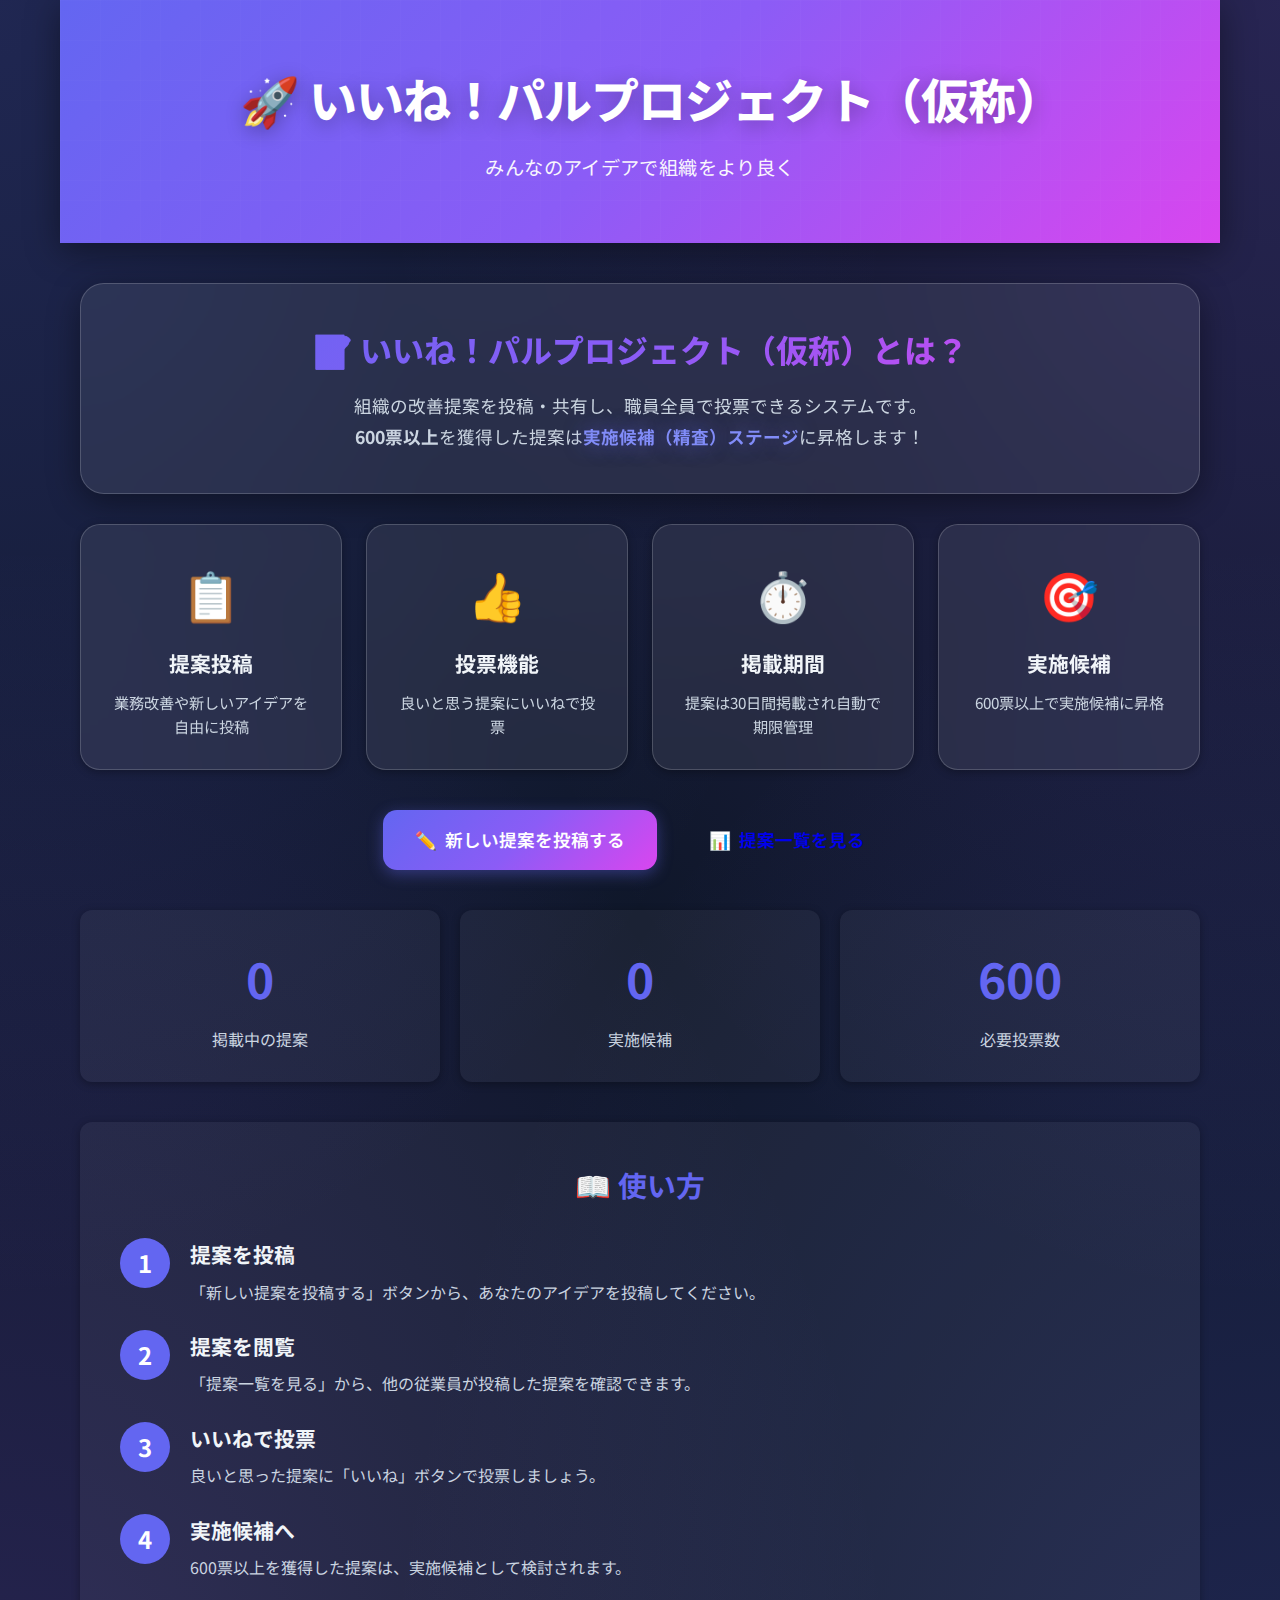
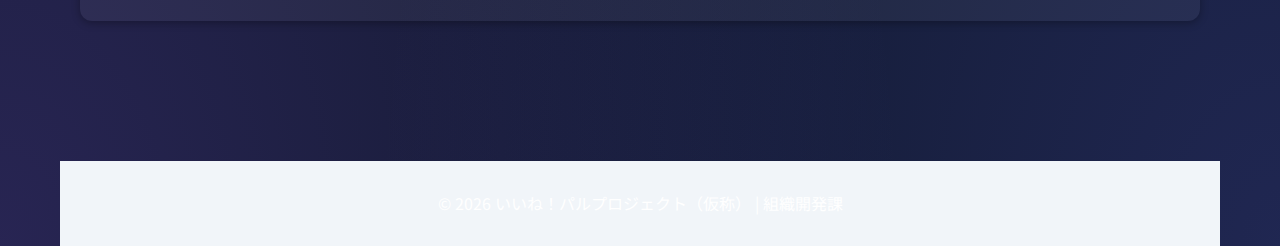
<file: index.html>
<!DOCTYPE html>
<html lang="ja">
<head>
    <meta charset="UTF-8">
    <meta name="viewport" content="width=device-width, initial-scale=1.0">
    <title>いいね！パルプロジェクト（仮称） - ホーム</title>
    <link rel="stylesheet" href="css/style.css">
    <link href="https://fonts.googleapis.com/css2?family=Noto+Sans+JP:wght@400;500;700&display=swap" rel="stylesheet">
</head>
<body>
    <div class="container">
        <!-- ヘッダー -->
        <header class="header">
            <div class="header-content">
                <h1 class="header-title">🚀 いいね！パルプロジェクト（仮称）</h1>
                <p class="header-subtitle">みんなのアイデアで組織をより良く</p>
            </div>
        </header>

        <!-- メインコンテンツ -->
        <main class="main-content">
            <!-- 説明セクション -->
            <section class="info-section">
                <div class="info-card">
                    <h2>📝 いいね！パルプロジェクト（仮称）とは？</h2>
                    <p>
                        組織の改善提案を投稿・共有し、職員全員で投票できるシステムです。<br>
                        <strong>600票以上</strong>を獲得した提案は<strong class="highlight">実施候補（精査）ステージ</strong>に昇格します！
                    </p>
                </div>

                <div class="info-grid">
                    <div class="info-item">
                        <div class="info-icon">📋</div>
                        <h3>提案投稿</h3>
                        <p>業務改善や新しいアイデアを自由に投稿</p>
                    </div>
                    <div class="info-item">
                        <div class="info-icon">👍</div>
                        <h3>投票機能</h3>
                        <p>良いと思う提案にいいねで投票</p>
                    </div>
                    <div class="info-item">
                        <div class="info-icon">⏱️</div>
                        <h3>掲載期間</h3>
                        <p>提案は30日間掲載され自動で期限管理</p>
                    </div>
                    <div class="info-item">
                        <div class="info-icon">🎯</div>
                        <h3>実施候補</h3>
                        <p>600票以上で実施候補に昇格</p>
                    </div>
                </div>
            </section>

            <!-- アクションボタン -->
            <section class="action-section">
                <a href="submit.html" class="btn btn-primary btn-large">
                    <span class="btn-icon">✏️</span>
                    新しい提案を投稿する
                </a>
                <a href="proposals.html" class="btn btn-secondary btn-large">
                    <span class="btn-icon">📊</span>
                    提案一覧を見る
                </a>
            </section>

            <!-- 統計情報 -->
            <section class="stats-section">
                <div class="stats-grid">
                    <div class="stat-card">
                        <div class="stat-number" id="totalProposals">-</div>
                        <div class="stat-label">掲載中の提案</div>
                    </div>
                    <div class="stat-card">
                        <div class="stat-number" id="candidateProposals">-</div>
                        <div class="stat-label">実施候補</div>
                    </div>
                    <div class="stat-card">
                        <div class="stat-number">600</div>
                        <div class="stat-label">必要投票数</div>
                    </div>
                </div>
            </section>

            <!-- 使い方 -->
            <section class="howto-section">
                <h2>📖 使い方</h2>
                <div class="howto-steps">
                    <div class="step">
                        <div class="step-number">1</div>
                        <div class="step-content">
                            <h3>提案を投稿</h3>
                            <p>「新しい提案を投稿する」ボタンから、あなたのアイデアを投稿してください。</p>
                        </div>
                    </div>
                    <div class="step">
                        <div class="step-number">2</div>
                        <div class="step-content">
                            <h3>提案を閲覧</h3>
                            <p>「提案一覧を見る」から、他の従業員が投稿した提案を確認できます。</p>
                        </div>
                    </div>
                    <div class="step">
                        <div class="step-number">3</div>
                        <div class="step-content">
                            <h3>いいねで投票</h3>
                            <p>良いと思った提案に「いいね」ボタンで投票しましょう。</p>
                        </div>
                    </div>
                    <div class="step">
                        <div class="step-number">4</div>
                        <div class="step-content">
                            <h3>実施候補へ</h3>
                            <p>600票以上を獲得した提案は、実施候補として検討されます。</p>
                        </div>
                    </div>
                </div>
            </section>
        </main>

        <!-- フッター -->
        <footer class="footer">
            <p>&copy; 2026 いいね！パルプロジェクト（仮称） | 組織開発課</p>
        </footer>
    </div>

    <script src="js/config.js"></script>
    <script src="js/api.js"></script>
    <script>
        // ページ読み込み時に統計情報を取得
        document.addEventListener('DOMContentLoaded', async () => {
            try {
                const data = await getProposals();
                const proposals = data.proposals || [];
                
                // 掲載中の提案数
                const activeProposals = proposals.filter(p => p.status === '掲載中' || p.status === '実施候補');
                document.getElementById('totalProposals').textContent = activeProposals.length;
                
                // 実施候補数
                const candidates = proposals.filter(p => p.status === '実施候補');
                document.getElementById('candidateProposals').textContent = candidates.length;
            } catch (error) {
                console.error('統計情報の取得に失敗:', error);
                document.getElementById('totalProposals').textContent = '0';
                document.getElementById('candidateProposals').textContent = '0';
            }
        });
    </script>
</body>
</html>
</file>
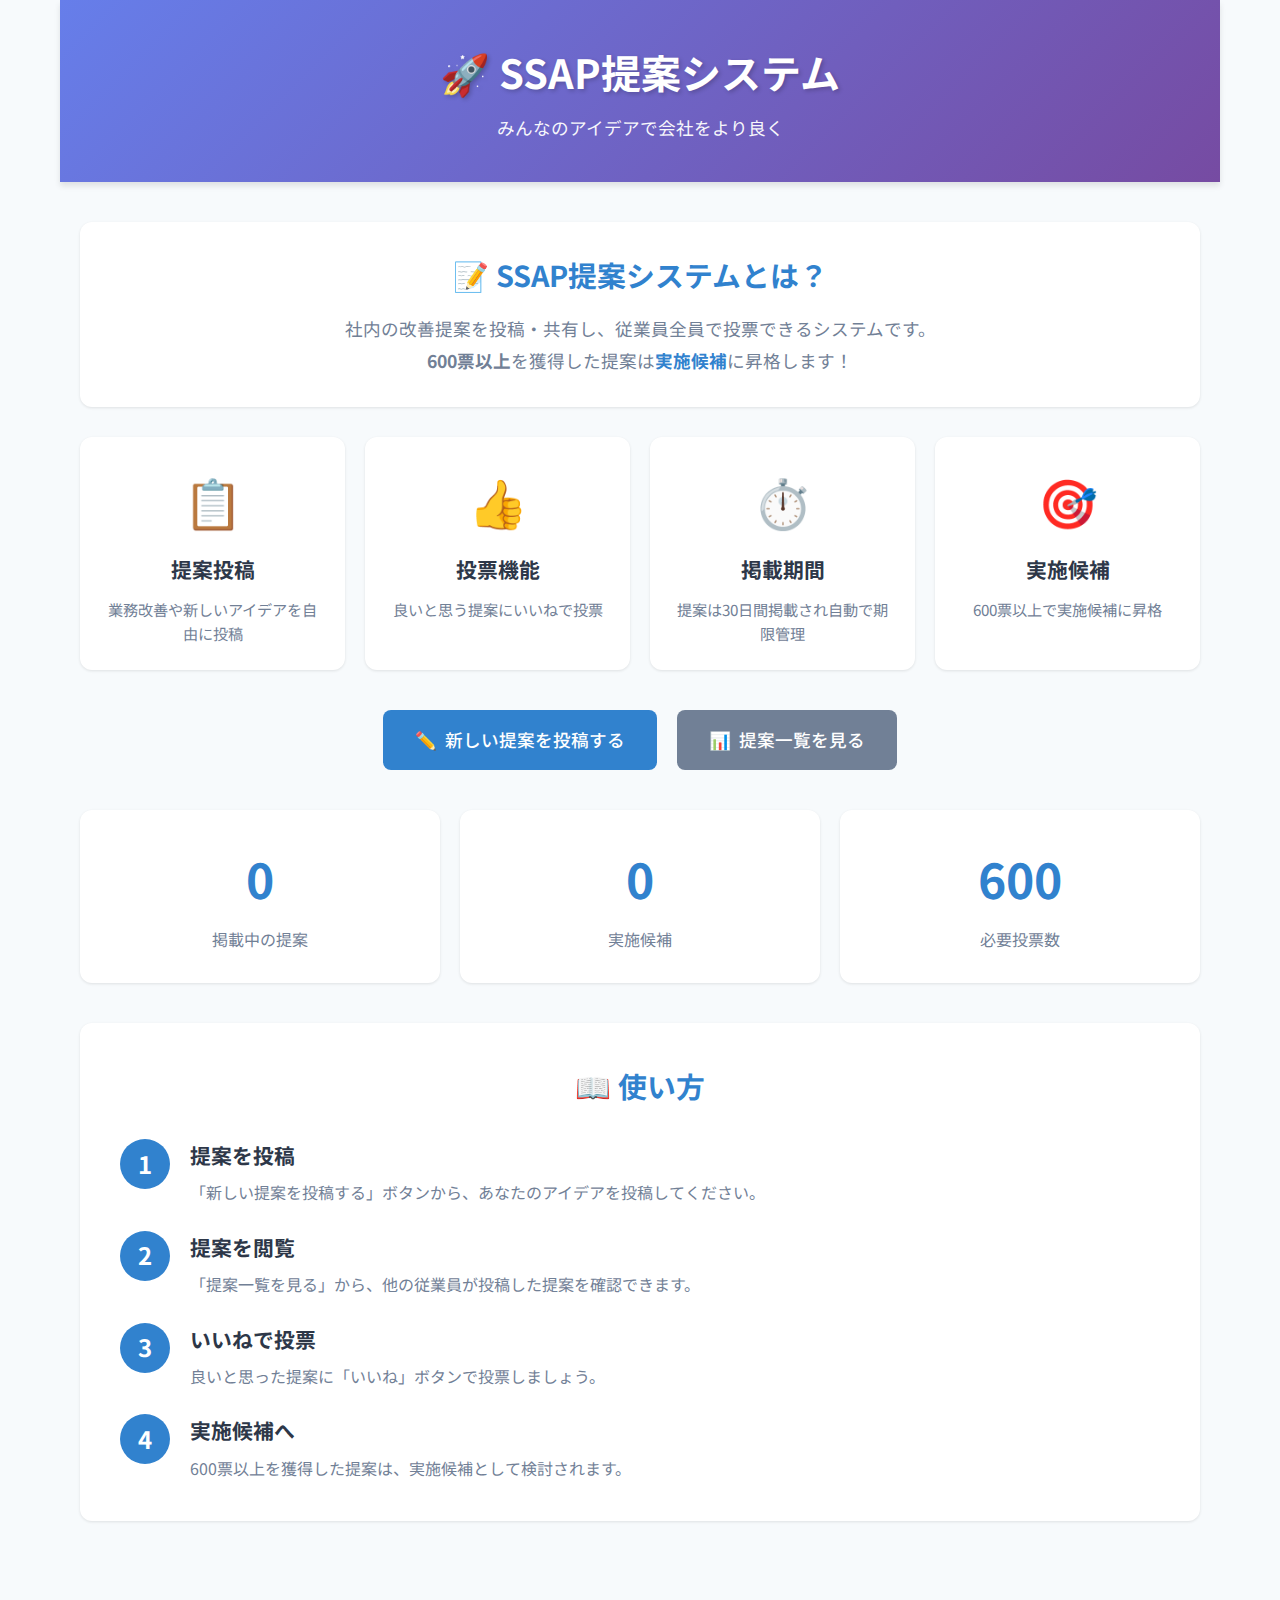
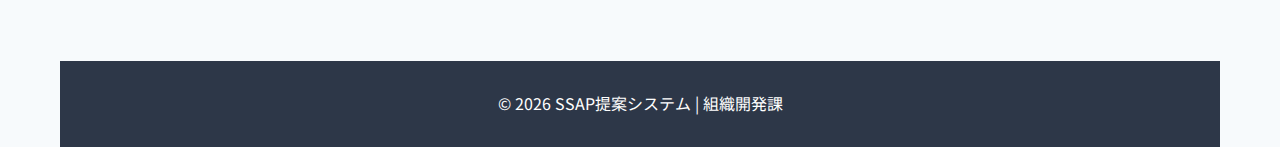
<file: ssap_proposal_system/index.html>
<!DOCTYPE html>
<html lang="ja">
<head>
    <meta charset="UTF-8">
    <meta name="viewport" content="width=device-width, initial-scale=1.0">
    <title>SSAP提案システム - ホーム</title>
    <link rel="stylesheet" href="css/style.css">
    <link href="https://fonts.googleapis.com/css2?family=Noto+Sans+JP:wght@400;500;700&display=swap" rel="stylesheet">
</head>
<body>
    <div class="container">
        <!-- ヘッダー -->
        <header class="header">
            <div class="header-content">
                <h1 class="header-title">🚀 SSAP提案システム</h1>
                <p class="header-subtitle">みんなのアイデアで会社をより良く</p>
            </div>
        </header>

        <!-- メインコンテンツ -->
        <main class="main-content">
            <!-- 説明セクション -->
            <section class="info-section">
                <div class="info-card">
                    <h2>📝 SSAP提案システムとは？</h2>
                    <p>
                        社内の改善提案を投稿・共有し、従業員全員で投票できるシステムです。<br>
                        <strong>600票以上</strong>を獲得した提案は<strong class="highlight">実施候補</strong>に昇格します！
                    </p>
                </div>

                <div class="info-grid">
                    <div class="info-item">
                        <div class="info-icon">📋</div>
                        <h3>提案投稿</h3>
                        <p>業務改善や新しいアイデアを自由に投稿</p>
                    </div>
                    <div class="info-item">
                        <div class="info-icon">👍</div>
                        <h3>投票機能</h3>
                        <p>良いと思う提案にいいねで投票</p>
                    </div>
                    <div class="info-item">
                        <div class="info-icon">⏱️</div>
                        <h3>掲載期間</h3>
                        <p>提案は30日間掲載され自動で期限管理</p>
                    </div>
                    <div class="info-item">
                        <div class="info-icon">🎯</div>
                        <h3>実施候補</h3>
                        <p>600票以上で実施候補に昇格</p>
                    </div>
                </div>
            </section>

            <!-- アクションボタン -->
            <section class="action-section">
                <a href="submit.html" class="btn btn-primary btn-large">
                    <span class="btn-icon">✏️</span>
                    新しい提案を投稿する
                </a>
                <a href="proposals.html" class="btn btn-secondary btn-large">
                    <span class="btn-icon">📊</span>
                    提案一覧を見る
                </a>
            </section>

            <!-- 統計情報 -->
            <section class="stats-section">
                <div class="stats-grid">
                    <div class="stat-card">
                        <div class="stat-number" id="totalProposals">-</div>
                        <div class="stat-label">掲載中の提案</div>
                    </div>
                    <div class="stat-card">
                        <div class="stat-number" id="candidateProposals">-</div>
                        <div class="stat-label">実施候補</div>
                    </div>
                    <div class="stat-card">
                        <div class="stat-number">600</div>
                        <div class="stat-label">必要投票数</div>
                    </div>
                </div>
            </section>

            <!-- 使い方 -->
            <section class="howto-section">
                <h2>📖 使い方</h2>
                <div class="howto-steps">
                    <div class="step">
                        <div class="step-number">1</div>
                        <div class="step-content">
                            <h3>提案を投稿</h3>
                            <p>「新しい提案を投稿する」ボタンから、あなたのアイデアを投稿してください。</p>
                        </div>
                    </div>
                    <div class="step">
                        <div class="step-number">2</div>
                        <div class="step-content">
                            <h3>提案を閲覧</h3>
                            <p>「提案一覧を見る」から、他の従業員が投稿した提案を確認できます。</p>
                        </div>
                    </div>
                    <div class="step">
                        <div class="step-number">3</div>
                        <div class="step-content">
                            <h3>いいねで投票</h3>
                            <p>良いと思った提案に「いいね」ボタンで投票しましょう。</p>
                        </div>
                    </div>
                    <div class="step">
                        <div class="step-number">4</div>
                        <div class="step-content">
                            <h3>実施候補へ</h3>
                            <p>600票以上を獲得した提案は、実施候補として検討されます。</p>
                        </div>
                    </div>
                </div>
            </section>
        </main>

        <!-- フッター -->
        <footer class="footer">
            <p>&copy; 2026 SSAP提案システム | 組織開発課</p>
        </footer>
    </div>

    <script src="js/config.js"></script>
    <script src="js/api.js"></script>
    <script>
        // ページ読み込み時に統計情報を取得
        document.addEventListener('DOMContentLoaded', async () => {
            try {
                const data = await getProposals();
                const proposals = data.proposals || [];
                
                // 掲載中の提案数
                const activeProposals = proposals.filter(p => p.status === '掲載中' || p.status === '実施候補');
                document.getElementById('totalProposals').textContent = activeProposals.length;
                
                // 実施候補数
                const candidates = proposals.filter(p => p.status === '実施候補');
                document.getElementById('candidateProposals').textContent = candidates.length;
            } catch (error) {
                console.error('統計情報の取得に失敗:', error);
                document.getElementById('totalProposals').textContent = '0';
                document.getElementById('candidateProposals').textContent = '0';
            }
        });
    </script>
</body>
</html>
</file>
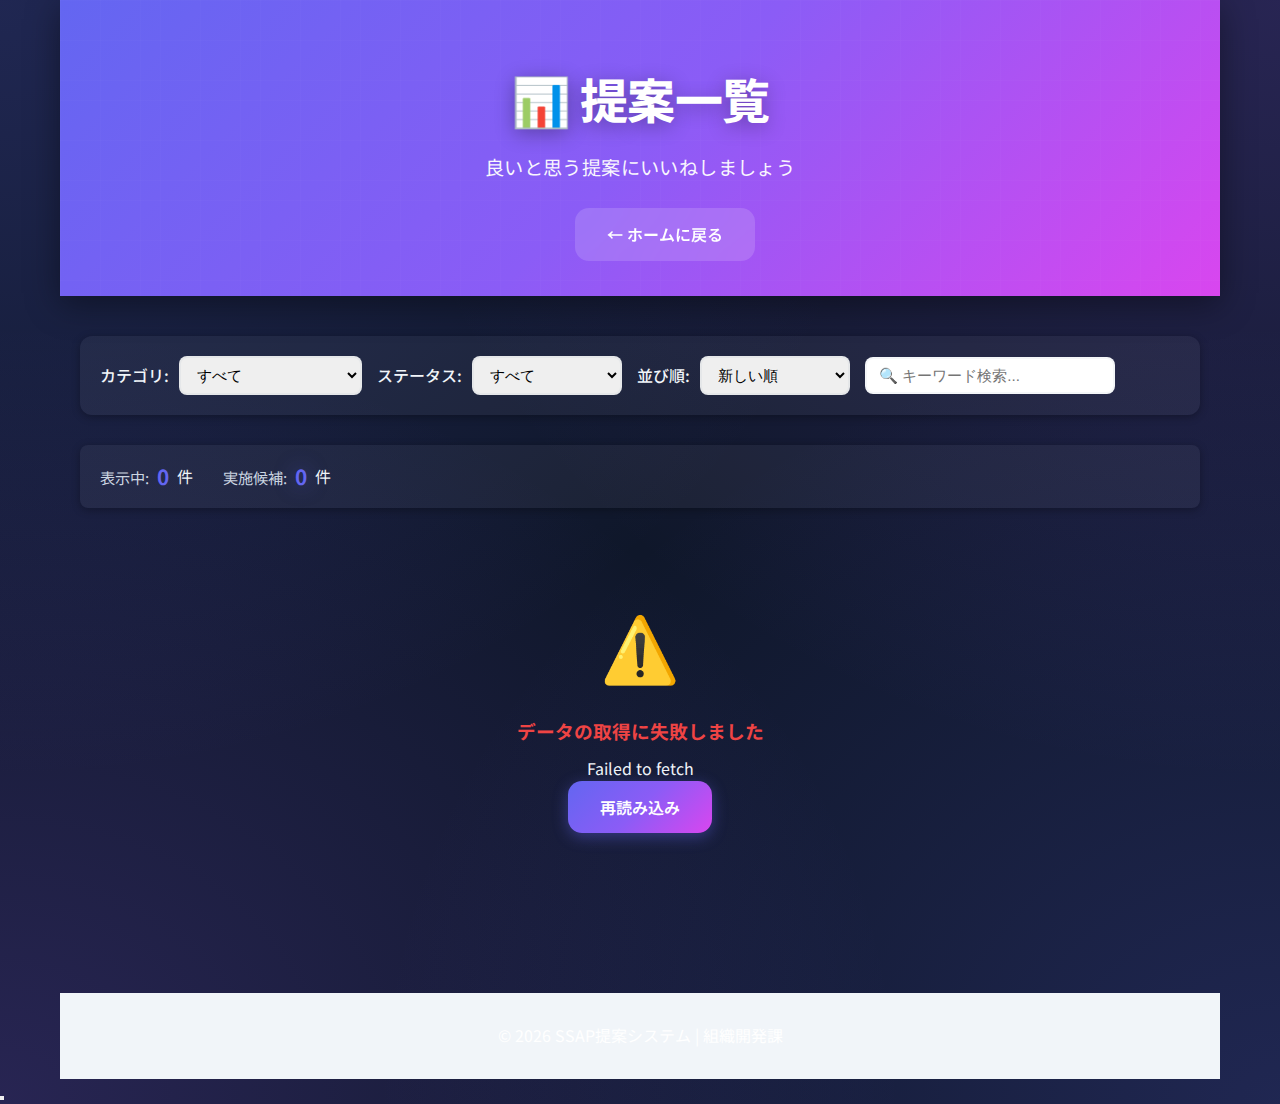
<file: proposals.html>
<!DOCTYPE html>
<html lang="ja">
<head>
    <meta charset="UTF-8">
    <meta name="viewport" content="width=device-width, initial-scale=1.0">
    <title>提案一覧 - SSAP提案システム</title>
    <link rel="stylesheet" href="css/style.css">
    <link href="https://fonts.googleapis.com/css2?family=Noto+Sans+JP:wght@400;500;700&display=swap" rel="stylesheet">
</head>
<body>
    <div class="container">
        <!-- ヘッダー -->
        <header class="header">
            <div class="header-content">
                <h1 class="header-title">📊 提案一覧</h1>
                <p class="header-subtitle">良いと思う提案にいいねしましょう</p>
            </div>
            <a href="index.html" class="btn btn-back">← ホームに戻る</a>
        </header>

        <!-- メインコンテンツ -->
        <main class="main-content">
            <!-- フィルター・検索バー -->
            <section class="filter-section">
                <div class="filter-bar">
                    <div class="filter-group">
                        <label for="categoryFilter">カテゴリ:</label>
                        <select id="categoryFilter" class="filter-select">
                            <option value="all">すべて</option>
                            <option value="業務効率化">業務効率化</option>
                            <option value="職場環境">職場環境</option>
                            <option value="福利厚生">福利厚生</option>
                            <option value="コミュニケーション">コミュニケーション</option>
                            <option value="DX・IT">DX・IT</option>
                            <option value="コスト削減">コスト削減</option>
                            <option value="安全対策">安全対策</option>
                            <option value="その他">その他</option>
                        </select>
                    </div>

                    <div class="filter-group">
                        <label for="statusFilter">ステータス:</label>
                        <select id="statusFilter" class="filter-select">
                            <option value="all">すべて</option>
                            <option value="掲載中">掲載中</option>
                            <option value="実施候補">実施候補</option>
                        </select>
                    </div>

                    <div class="filter-group">
                        <label for="sortBy">並び順:</label>
                        <select id="sortBy" class="filter-select">
                            <option value="newest">新しい順</option>
                            <option value="oldest">古い順</option>
                            <option value="most-liked">いいね数順</option>
                            <option value="expiring-soon">期限が近い順</option>
                        </select>
                    </div>

                    <div class="search-group">
                        <input 
                            type="text" 
                            id="searchInput" 
                            class="search-input" 
                            placeholder="🔍 キーワード検索..."
                        >
                    </div>
                </div>
            </section>

            <!-- 統計情報 -->
            <section class="summary-bar">
                <div class="summary-item">
                    <span class="summary-label">表示中:</span>
                    <span class="summary-value" id="displayCount">0</span>件
                </div>
                <div class="summary-item">
                    <span class="summary-label">実施候補:</span>
                    <span class="summary-value highlight" id="candidateCount">0</span>件
                </div>
            </section>

            <!-- ローディング表示 -->
            <div id="loadingSpinner" class="loading-container">
                <div class="loading-spinner"></div>
                <p>読み込み中...</p>
            </div>

            <!-- エラーメッセージ -->
            <div id="errorMessage" class="error-container" style="display: none;">
                <div class="error-icon">⚠️</div>
                <h3>データの取得に失敗しました</h3>
                <p id="errorText"></p>
                <button class="btn btn-primary" onclick="loadProposals()">再読み込み</button>
            </div>

            <!-- 提案リスト -->
            <section id="proposalsList" class="proposals-list">
                <!-- JavaScriptで動的に生成 -->
            </section>

            <!-- 空の状態 -->
            <div id="emptyState" class="empty-state" style="display: none;">
                <div class="empty-icon">📭</div>
                <h3>提案がありません</h3>
                <p>最初の提案を投稿してみませんか？</p>
                <a href="submit.html" class="btn btn-primary">
                    <span class="btn-icon">✏️</span>
                    提案を投稿する
                </a>
            </div>
        </main>

        <!-- フッター -->
        <footer class="footer">
            <p>&copy; 2026 SSAP提案システム | 組織開発課</p>
        </footer>
    </div>

    <!-- モーダル: 提案詳細 -->
    <div id="proposalModal" class="modal" style="display: none;">
        <div class="modal-overlay" onclick="closeModal()"></div>
        <div class="modal-content">
            <button class="modal-close" onclick="closeModal()">×</button>
            <div id="modalBody">
                <!-- JavaScriptで動的に生成 -->
            </div>
        </div>
    </div>

    <script src="js/config.js"></script>
    <script src="js/api.js"></script>
    <script src="js/proposals.js"></script>
    <script src="js/theme.js"></script>
</body>
</html>
</file>
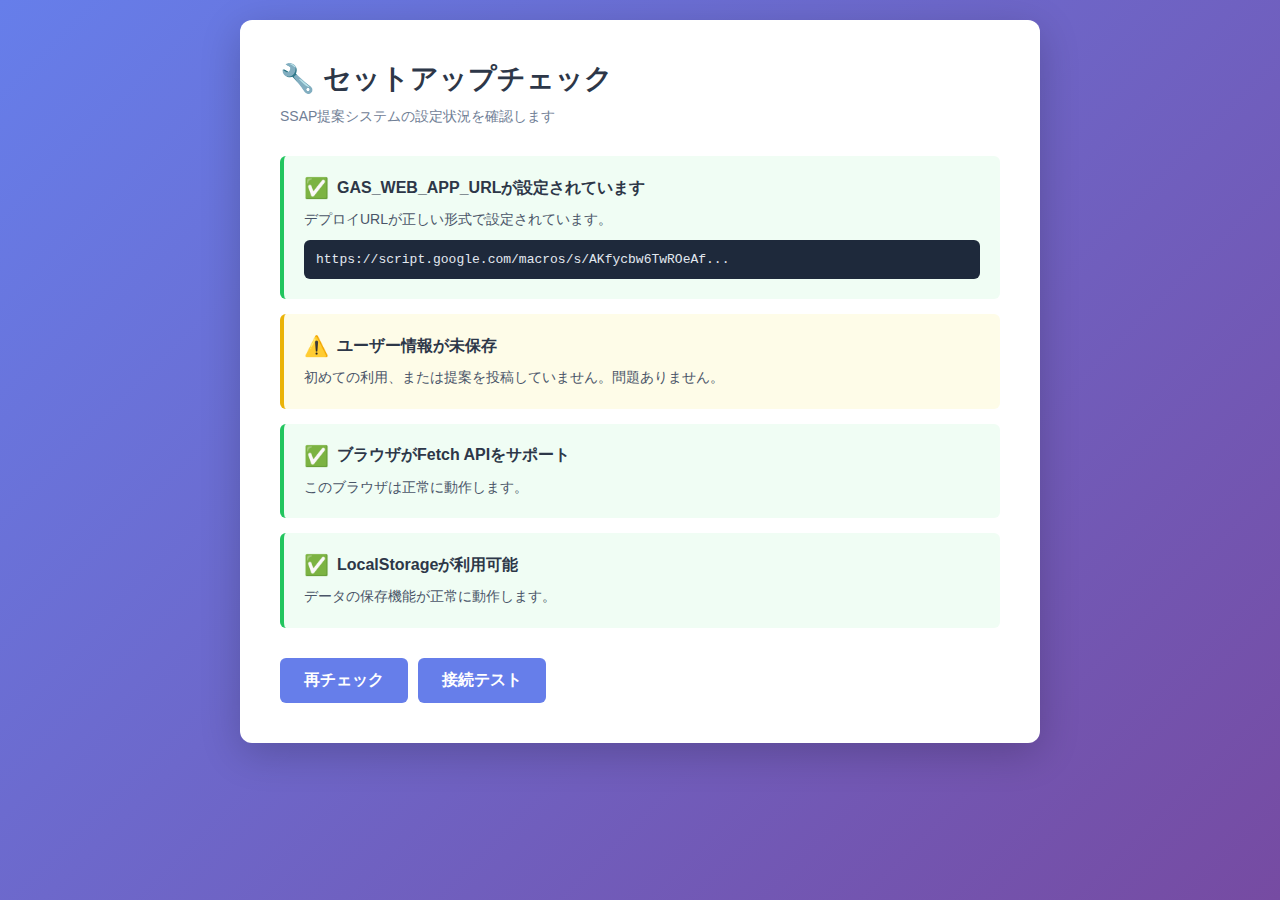
<file: setup-check.html>
<!DOCTYPE html>
<html lang="ja">
<head>
    <meta charset="UTF-8">
    <meta name="viewport" content="width=device-width, initial-scale=1.0">
    <title>セットアップチェック - SSAP提案システム</title>
    <style>
        * {
            margin: 0;
            padding: 0;
            box-sizing: border-box;
        }
        
        body {
            font-family: 'Segoe UI', Tahoma, Geneva, Verdana, sans-serif;
            background: linear-gradient(135deg, #667eea 0%, #764ba2 100%);
            padding: 20px;
            min-height: 100vh;
        }
        
        .container {
            max-width: 800px;
            margin: 0 auto;
            background: white;
            border-radius: 12px;
            box-shadow: 0 10px 40px rgba(0,0,0,0.2);
            padding: 40px;
        }
        
        h1 {
            color: #2d3748;
            margin-bottom: 10px;
            font-size: 28px;
        }
        
        .subtitle {
            color: #718096;
            margin-bottom: 30px;
            font-size: 14px;
        }
        
        .check-item {
            background: #f7fafc;
            border-left: 4px solid #cbd5e0;
            padding: 20px;
            margin-bottom: 15px;
            border-radius: 6px;
            transition: all 0.3s;
        }
        
        .check-item.success {
            background: #f0fdf4;
            border-left-color: #22c55e;
        }
        
        .check-item.error {
            background: #fef2f2;
            border-left-color: #ef4444;
        }
        
        .check-item.warning {
            background: #fefce8;
            border-left-color: #eab308;
        }
        
        .check-title {
            font-weight: 600;
            color: #2d3748;
            margin-bottom: 8px;
            display: flex;
            align-items: center;
            gap: 8px;
        }
        
        .check-message {
            color: #4a5568;
            font-size: 14px;
            line-height: 1.6;
        }
        
        .check-code {
            background: #1e293b;
            color: #e2e8f0;
            padding: 12px;
            border-radius: 6px;
            font-family: 'Courier New', monospace;
            font-size: 13px;
            margin-top: 10px;
            overflow-x: auto;
        }
        
        .btn {
            background: #667eea;
            color: white;
            border: none;
            padding: 12px 24px;
            border-radius: 6px;
            cursor: pointer;
            font-size: 16px;
            font-weight: 600;
            transition: all 0.3s;
        }
        
        .btn:hover {
            background: #5568d3;
            transform: translateY(-2px);
            box-shadow: 0 4px 12px rgba(102, 126, 234, 0.4);
        }
        
        .btn:disabled {
            background: #cbd5e0;
            cursor: not-allowed;
            transform: none;
        }
        
        .actions {
            margin-top: 30px;
            display: flex;
            gap: 10px;
        }
        
        .status-icon {
            font-size: 20px;
        }
        
        .loading {
            text-align: center;
            padding: 20px;
            color: #718096;
        }
        
        .spinner {
            border: 3px solid #e2e8f0;
            border-top: 3px solid #667eea;
            border-radius: 50%;
            width: 40px;
            height: 40px;
            animation: spin 1s linear infinite;
            margin: 20px auto;
        }
        
        @keyframes spin {
            0% { transform: rotate(0deg); }
            100% { transform: rotate(360deg); }
        }
    </style>
</head>
<body>
    <div class="container">
        <h1>🔧 セットアップチェック</h1>
        <p class="subtitle">SSAP提案システムの設定状況を確認します</p>
        
        <div id="checkResults">
            <div class="loading">
                <div class="spinner"></div>
                <p>設定を確認しています...</p>
            </div>
        </div>
        
        <div class="actions">
            <button class="btn" onclick="runCheck()">再チェック</button>
            <button class="btn" onclick="testConnection()" id="testBtn" disabled>接続テスト</button>
        </div>
    </div>

    <script src="js/config.js"></script>
    <script>
        let checksData = [];
        
        // ページ読み込み時に自動実行
        window.addEventListener('DOMContentLoaded', () => {
            runCheck();
        });
        
        function runCheck() {
            checksData = [];
            document.getElementById('checkResults').innerHTML = '<div class="loading"><div class="spinner"></div><p>設定を確認しています...</p></div>';
            document.getElementById('testBtn').disabled = true;
            
            setTimeout(() => {
                performChecks();
                displayResults();
            }, 500);
        }
        
        function performChecks() {
            // チェック1: GAS_WEB_APP_URLの設定確認
            if (GAS_WEB_APP_URL === 'YOUR_GAS_DEPLOYMENT_URL_HERE') {
                checksData.push({
                    status: 'error',
                    title: 'GAS_WEB_APP_URLが未設定',
                    message: 'js/config.js を開いて、Google Apps ScriptのデプロイURLを設定してください。',
                    code: `const GAS_WEB_APP_URL = 'あなたのデプロイURL';`
                });
            } else if (!GAS_WEB_APP_URL.includes('script.google.com')) {
                checksData.push({
                    status: 'warning',
                    title: 'GAS_WEB_APP_URLの形式が不正かもしれません',
                    message: 'URLが正しいか確認してください。通常は https://script.google.com/macros/... で始まります。',
                    code: `現在の設定: ${GAS_WEB_APP_URL}`
                });
            } else if (!GAS_WEB_APP_URL.endsWith('/exec')) {
                checksData.push({
                    status: 'warning',
                    title: 'GAS_WEB_APP_URLが本番用URLではない可能性',
                    message: 'URLは /exec で終わる必要があります。/dev で終わっている場合は開発版です。',
                    code: `現在の設定: ${GAS_WEB_APP_URL}`
                });
            } else {
                checksData.push({
                    status: 'success',
                    title: 'GAS_WEB_APP_URLが設定されています',
                    message: 'デプロイURLが正しい形式で設定されています。',
                    code: `${GAS_WEB_APP_URL.substring(0, 50)}...`
                });
                document.getElementById('testBtn').disabled = false;
            }
            
            // チェック2: ローカルストレージの確認
            const userInfo = getUserInfo();
            if (userInfo.email && userInfo.name) {
                checksData.push({
                    status: 'success',
                    title: 'ユーザー情報が保存されています',
                    message: `名前: ${userInfo.name}, メール: ${userInfo.email}`,
                });
            } else {
                checksData.push({
                    status: 'warning',
                    title: 'ユーザー情報が未保存',
                    message: '初めての利用、または提案を投稿していません。問題ありません。',
                });
            }
            
            // チェック3: ブラウザの互換性
            if (typeof fetch === 'function') {
                checksData.push({
                    status: 'success',
                    title: 'ブラウザがFetch APIをサポート',
                    message: 'このブラウザは正常に動作します。',
                });
            } else {
                checksData.push({
                    status: 'error',
                    title: 'ブラウザが古い可能性',
                    message: 'Fetch APIがサポートされていません。最新のブラウザを使用してください。',
                });
            }
            
            // チェック4: LocalStorageの動作確認
            try {
                localStorage.setItem('test', 'test');
                localStorage.removeItem('test');
                checksData.push({
                    status: 'success',
                    title: 'LocalStorageが利用可能',
                    message: 'データの保存機能が正常に動作します。',
                });
            } catch (e) {
                checksData.push({
                    status: 'error',
                    title: 'LocalStorageが利用不可',
                    message: 'プライベートブラウジングモードの場合、一部機能が制限されます。',
                });
            }
        }
        
        function displayResults() {
            const container = document.getElementById('checkResults');
            container.innerHTML = '';
            
            checksData.forEach(check => {
                const div = document.createElement('div');
                div.className = `check-item ${check.status}`;
                
                const icon = check.status === 'success' ? '✅' : 
                            check.status === 'error' ? '❌' : '⚠️';
                
                let html = `
                    <div class="check-title">
                        <span class="status-icon">${icon}</span>
                        ${check.title}
                    </div>
                    <div class="check-message">${check.message}</div>
                `;
                
                if (check.code) {
                    html += `<div class="check-code">${check.code}</div>`;
                }
                
                div.innerHTML = html;
                container.appendChild(div);
            });
        }
        
        async function testConnection() {
            const btn = document.getElementById('testBtn');
            btn.disabled = true;
            btn.textContent = '接続テスト中...';
            
            try {
                console.log('📡 接続テスト開始...');
                
                // GETリクエストテスト
                const url = `${GAS_WEB_APP_URL}?action=getProposals`;
                console.log('📤 テストURL:', url);
                
                const response = await fetch(url);
                console.log('📥 ステータス:', response.status);
                
                const text = await response.text();
                console.log('📥 レスポンス:', text);
                
                const result = JSON.parse(text);
                
                if (result.success) {
                    alert(`✅ 接続テスト成功！\n\n取得した提案数: ${result.data.proposals.length}件\n\nシステムは正常に動作しています。`);
                } else {
                    alert(`⚠️ 接続はできましたが、エラーが返されました。\n\nエラー内容: ${result.message}\n\nGASの設定を確認してください。`);
                }
            } catch (error) {
                console.error('❌ 接続テスト失敗:', error);
                alert(`❌ 接続テスト失敗\n\nエラー内容: ${error.message}\n\n考えられる原因:\n1. GASのデプロイURLが間違っている\n2. GASが「全員」アクセス可能に設定されていない\n3. スプレッドシートIDが設定されていない\n4. インターネット接続に問題がある\n\nTROUBLESHOOTING.mdを参照してください。`);
            } finally {
                btn.disabled = false;
                btn.textContent = '接続テスト';
            }
        }
    </script>
</body>
</html>
</file>
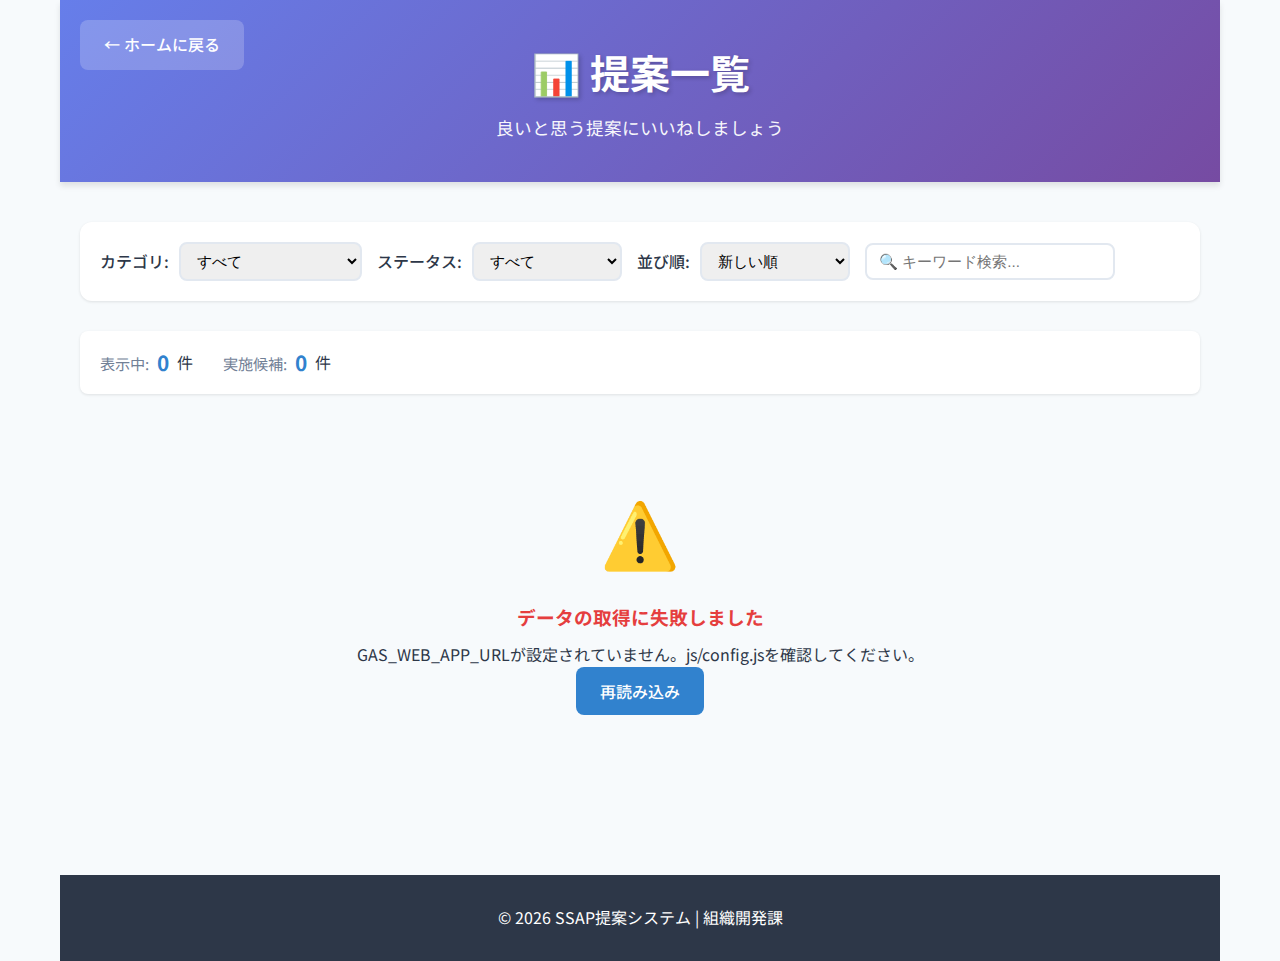
<file: ssap_proposal_system/proposals.html>
<!DOCTYPE html>
<html lang="ja">
<head>
    <meta charset="UTF-8">
    <meta name="viewport" content="width=device-width, initial-scale=1.0">
    <title>提案一覧 - SSAP提案システム</title>
    <link rel="stylesheet" href="css/style.css">
    <link href="https://fonts.googleapis.com/css2?family=Noto+Sans+JP:wght@400;500;700&display=swap" rel="stylesheet">
</head>
<body>
    <div class="container">
        <!-- ヘッダー -->
        <header class="header">
            <div class="header-content">
                <h1 class="header-title">📊 提案一覧</h1>
                <p class="header-subtitle">良いと思う提案にいいねしましょう</p>
            </div>
            <a href="index.html" class="btn btn-back">← ホームに戻る</a>
        </header>

        <!-- メインコンテンツ -->
        <main class="main-content">
            <!-- フィルター・検索バー -->
            <section class="filter-section">
                <div class="filter-bar">
                    <div class="filter-group">
                        <label for="categoryFilter">カテゴリ:</label>
                        <select id="categoryFilter" class="filter-select">
                            <option value="all">すべて</option>
                            <option value="業務効率化">業務効率化</option>
                            <option value="職場環境">職場環境</option>
                            <option value="福利厚生">福利厚生</option>
                            <option value="コミュニケーション">コミュニケーション</option>
                            <option value="DX・IT">DX・IT</option>
                            <option value="コスト削減">コスト削減</option>
                            <option value="安全対策">安全対策</option>
                            <option value="その他">その他</option>
                        </select>
                    </div>

                    <div class="filter-group">
                        <label for="statusFilter">ステータス:</label>
                        <select id="statusFilter" class="filter-select">
                            <option value="all">すべて</option>
                            <option value="掲載中">掲載中</option>
                            <option value="実施候補">実施候補</option>
                        </select>
                    </div>

                    <div class="filter-group">
                        <label for="sortBy">並び順:</label>
                        <select id="sortBy" class="filter-select">
                            <option value="newest">新しい順</option>
                            <option value="oldest">古い順</option>
                            <option value="most-liked">いいね数順</option>
                            <option value="expiring-soon">期限が近い順</option>
                        </select>
                    </div>

                    <div class="search-group">
                        <input 
                            type="text" 
                            id="searchInput" 
                            class="search-input" 
                            placeholder="🔍 キーワード検索..."
                        >
                    </div>
                </div>
            </section>

            <!-- 統計情報 -->
            <section class="summary-bar">
                <div class="summary-item">
                    <span class="summary-label">表示中:</span>
                    <span class="summary-value" id="displayCount">0</span>件
                </div>
                <div class="summary-item">
                    <span class="summary-label">実施候補:</span>
                    <span class="summary-value highlight" id="candidateCount">0</span>件
                </div>
            </section>

            <!-- ローディング表示 -->
            <div id="loadingSpinner" class="loading-container">
                <div class="loading-spinner"></div>
                <p>読み込み中...</p>
            </div>

            <!-- エラーメッセージ -->
            <div id="errorMessage" class="error-container" style="display: none;">
                <div class="error-icon">⚠️</div>
                <h3>データの取得に失敗しました</h3>
                <p id="errorText"></p>
                <button class="btn btn-primary" onclick="loadProposals()">再読み込み</button>
            </div>

            <!-- 提案リスト -->
            <section id="proposalsList" class="proposals-list">
                <!-- JavaScriptで動的に生成 -->
            </section>

            <!-- 空の状態 -->
            <div id="emptyState" class="empty-state" style="display: none;">
                <div class="empty-icon">📭</div>
                <h3>提案がありません</h3>
                <p>最初の提案を投稿してみませんか？</p>
                <a href="submit.html" class="btn btn-primary">
                    <span class="btn-icon">✏️</span>
                    提案を投稿する
                </a>
            </div>
        </main>

        <!-- フッター -->
        <footer class="footer">
            <p>&copy; 2026 SSAP提案システム | 組織開発課</p>
        </footer>
    </div>

    <!-- モーダル: 提案詳細 -->
    <div id="proposalModal" class="modal" style="display: none;">
        <div class="modal-overlay" onclick="closeModal()"></div>
        <div class="modal-content">
            <button class="modal-close" onclick="closeModal()">×</button>
            <div id="modalBody">
                <!-- JavaScriptで動的に生成 -->
            </div>
        </div>
    </div>

    <script src="js/config.js"></script>
    <script src="js/api.js"></script>
    <script src="js/proposals.js"></script>
</body>
</html>
</file>
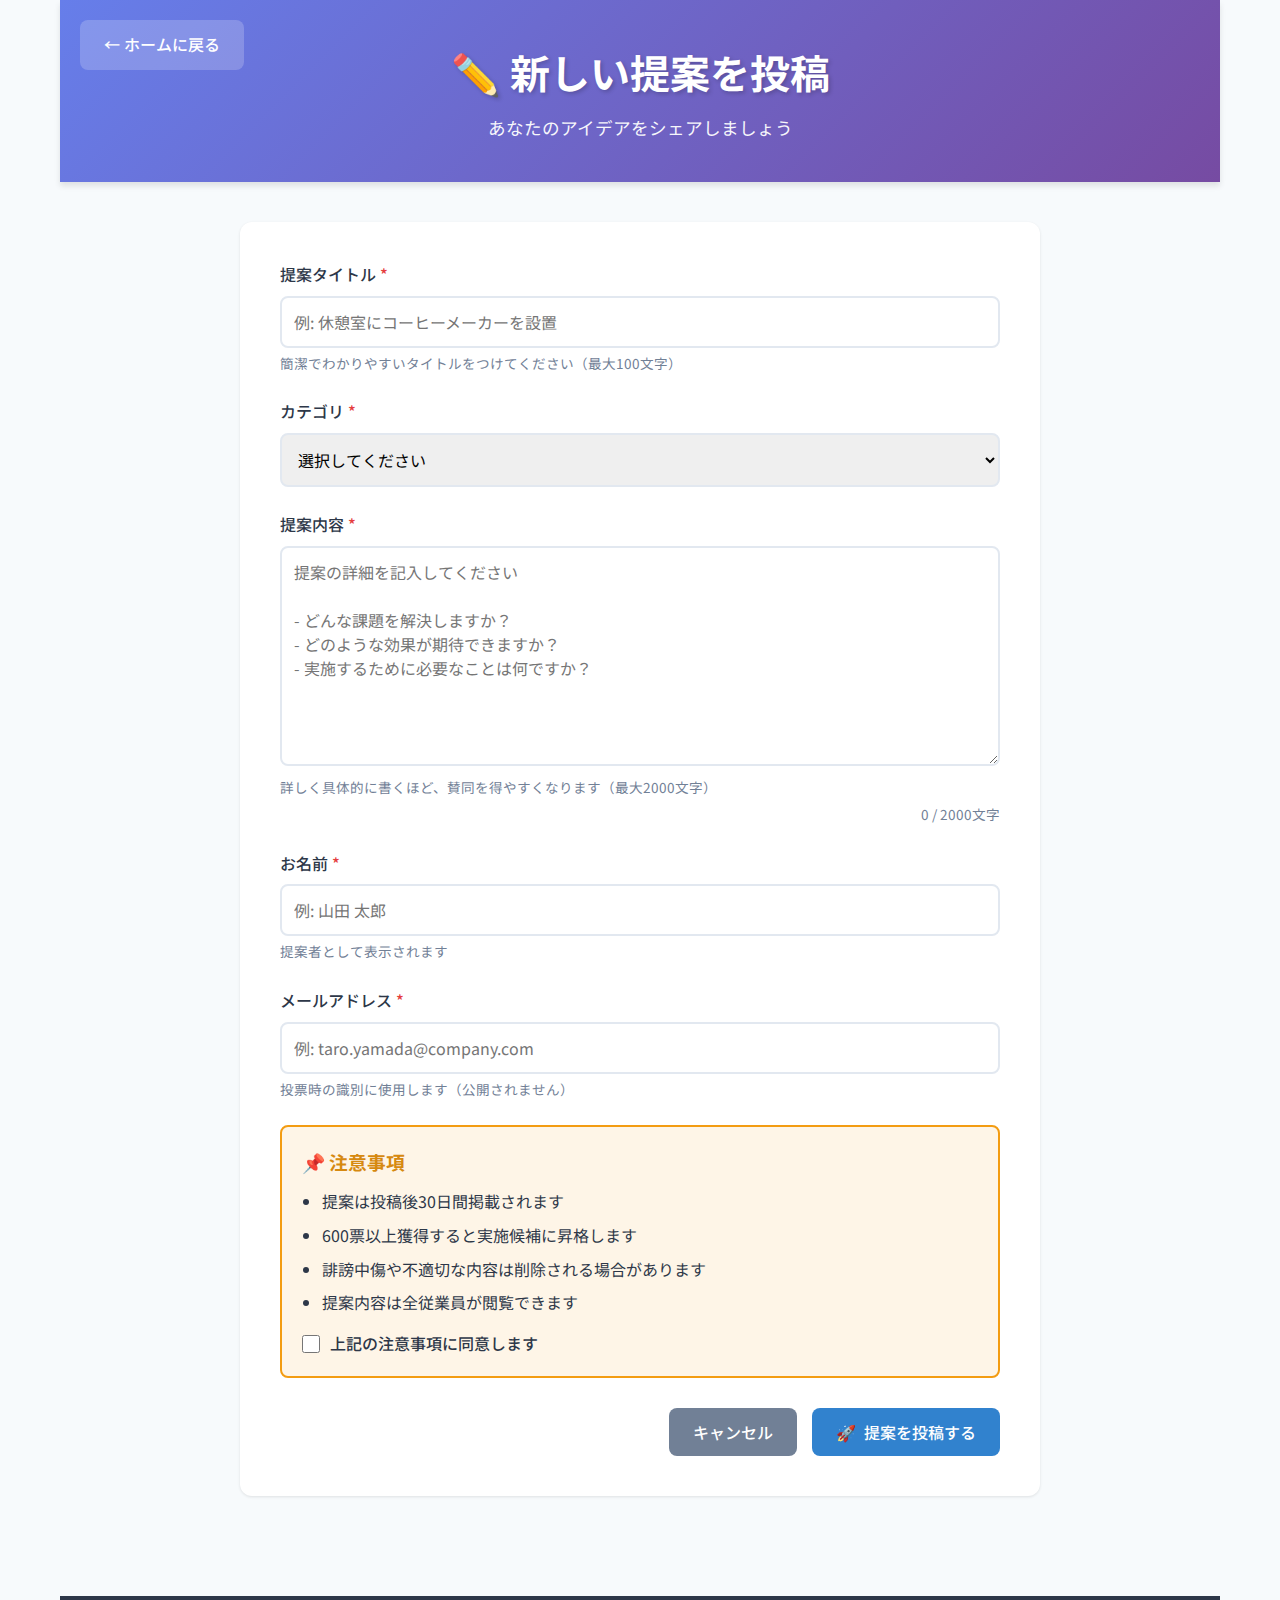
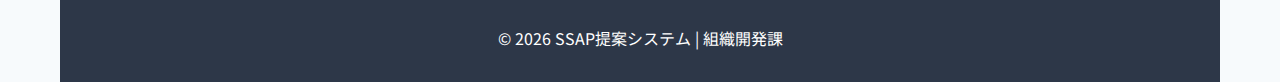
<file: ssap_proposal_system/submit.html>
<!DOCTYPE html>
<html lang="ja">
<head>
    <meta charset="UTF-8">
    <meta name="viewport" content="width=device-width, initial-scale=1.0">
    <title>提案を投稿 - SSAP提案システム</title>
    <link rel="stylesheet" href="css/style.css">
    <link href="https://fonts.googleapis.com/css2?family=Noto+Sans+JP:wght@400;500;700&display=swap" rel="stylesheet">
</head>
<body>
    <div class="container">
        <!-- ヘッダー -->
        <header class="header">
            <div class="header-content">
                <h1 class="header-title">✏️ 新しい提案を投稿</h1>
                <p class="header-subtitle">あなたのアイデアをシェアしましょう</p>
            </div>
            <a href="index.html" class="btn btn-back">← ホームに戻る</a>
        </header>

        <!-- メインコンテンツ -->
        <main class="main-content">
            <!-- 投稿フォーム -->
            <section class="form-section">
                <form id="proposalForm" class="proposal-form">
                    <!-- タイトル -->
                    <div class="form-group">
                        <label for="title" class="form-label required">提案タイトル</label>
                        <input 
                            type="text" 
                            id="title" 
                            name="title" 
                            class="form-input" 
                            placeholder="例: 休憩室にコーヒーメーカーを設置" 
                            required
                            maxlength="100"
                        >
                        <div class="form-help">簡潔でわかりやすいタイトルをつけてください（最大100文字）</div>
                    </div>

                    <!-- カテゴリ -->
                    <div class="form-group">
                        <label for="category" class="form-label required">カテゴリ</label>
                        <select id="category" name="category" class="form-select" required>
                            <option value="">選択してください</option>
                            <option value="業務効率化">業務効率化</option>
                            <option value="職場環境">職場環境</option>
                            <option value="福利厚生">福利厚生</option>
                            <option value="コミュニケーション">コミュニケーション</option>
                            <option value="DX・IT">DX・IT</option>
                            <option value="コスト削減">コスト削減</option>
                            <option value="安全対策">安全対策</option>
                            <option value="その他">その他</option>
                        </select>
                    </div>

                    <!-- 説明 -->
                    <div class="form-group">
                        <label for="description" class="form-label required">提案内容</label>
                        <textarea 
                            id="description" 
                            name="description" 
                            class="form-textarea" 
                            rows="8" 
                            placeholder="提案の詳細を記入してください&#10;&#10;- どんな課題を解決しますか？&#10;- どのような効果が期待できますか？&#10;- 実施するために必要なことは何ですか？"
                            required
                            maxlength="2000"
                        ></textarea>
                        <div class="form-help">詳しく具体的に書くほど、賛同を得やすくなります（最大2000文字）</div>
                        <div class="char-counter">
                            <span id="charCount">0</span> / 2000文字
                        </div>
                    </div>

                    <!-- 提案者情報 -->
                    <div class="form-group">
                        <label for="submitterName" class="form-label required">お名前</label>
                        <input 
                            type="text" 
                            id="submitterName" 
                            name="submitterName" 
                            class="form-input" 
                            placeholder="例: 山田 太郎" 
                            required
                            maxlength="50"
                        >
                        <div class="form-help">提案者として表示されます</div>
                    </div>

                    <div class="form-group">
                        <label for="submitterEmail" class="form-label required">メールアドレス</label>
                        <input 
                            type="email" 
                            id="submitterEmail" 
                            name="submitterEmail" 
                            class="form-input" 
                            placeholder="例: taro.yamada@company.com" 
                            required
                        >
                        <div class="form-help">投票時の識別に使用します（公開されません）</div>
                    </div>

                    <!-- 注意事項 -->
                    <div class="notice-box">
                        <h3>📌 注意事項</h3>
                        <ul>
                            <li>提案は投稿後30日間掲載されます</li>
                            <li>600票以上獲得すると実施候補に昇格します</li>
                            <li>誹謗中傷や不適切な内容は削除される場合があります</li>
                            <li>提案内容は全従業員が閲覧できます</li>
                        </ul>
                        <label class="checkbox-label">
                            <input type="checkbox" id="agreement" required>
                            <span>上記の注意事項に同意します</span>
                        </label>
                    </div>

                    <!-- 送信ボタン -->
                    <div class="form-actions">
                        <button type="button" class="btn btn-secondary" onclick="history.back()">キャンセル</button>
                        <button type="submit" class="btn btn-primary" id="submitBtn">
                            <span class="btn-icon">🚀</span>
                            提案を投稿する
                        </button>
                    </div>
                </form>

                <!-- ローディング表示 -->
                <div id="loadingOverlay" class="loading-overlay" style="display: none;">
                    <div class="loading-spinner"></div>
                    <p>投稿中...</p>
                </div>

                <!-- 成功メッセージ -->
                <div id="successMessage" class="success-message" style="display: none;">
                    <div class="success-icon">✅</div>
                    <h2>投稿完了！</h2>
                    <p>提案が正常に投稿されました。</p>
                    <div class="success-actions">
                        <a href="proposals.html" class="btn btn-primary">提案一覧を見る</a>
                        <a href="submit.html" class="btn btn-secondary">続けて投稿する</a>
                    </div>
                </div>
            </section>
        </main>

        <!-- フッター -->
        <footer class="footer">
            <p>&copy; 2026 SSAP提案システム | 組織開発課</p>
        </footer>
    </div>

    <script src="js/config.js"></script>
    <script src="js/api.js"></script>
    <script src="js/submit.js"></script>
</body>
</html>
</file>
<file: css/style.css>
/**
 * SSAP提案システム - スタイルシート
 */

/* ========== リセット & ベース ========== */
* {
    margin: 0;
    padding: 0;
    box-sizing: border-box;
}

:root {
    /* モダンカラーパレット */
    --primary-color: #6366f1;
    --primary-light: #818cf8;
    --primary-dark: #4f46e5;
    --secondary-color: #8b5cf6;
    --success-color: #10b981;
    --danger-color: #ef4444;
    --warning-color: #f59e0b;
    
    /* ニュートラルカラー */
    --bg-color: #0f172a;
    --bg-secondary: #1e293b;
    --card-bg: rgba(255, 255, 255, 0.05);
    --card-bg-solid: #1e293b;
    --text-primary: #f1f5f9;
    --text-secondary: #cbd5e1;
    --border-color: rgba(148, 163, 184, 0.1);
    
    /* グラスモーフィズム */
    --glass-bg: rgba(255, 255, 255, 0.08);
    --glass-border: rgba(255, 255, 255, 0.18);
    
    /* シャドウ */
    --shadow-sm: 0 2px 8px rgba(0, 0, 0, 0.3);
    --shadow-md: 0 8px 32px rgba(0, 0, 0, 0.4);
    --shadow-lg: 0 20px 60px rgba(0, 0, 0, 0.5);
    --shadow-glow: 0 0 30px rgba(99, 102, 241, 0.5);
    
    /* グラデーション */
    --gradient-primary: linear-gradient(135deg, #667eea 0%, #764ba2 50%, #f093fb 100%);
    --gradient-secondary: linear-gradient(135deg, #6366f1 0%, #8b5cf6 50%, #d946ef 100%);
    --gradient-success: linear-gradient(135deg, #10b981 0%, #34d399 100%);
    --gradient-card: linear-gradient(135deg, rgba(99, 102, 241, 0.1) 0%, rgba(139, 92, 246, 0.1) 100%);
    --gradient-overlay: linear-gradient(180deg, transparent 0%, rgba(15, 23, 42, 0.8) 100%);
}

body {
    font-family: 'Noto Sans JP', -apple-system, BlinkMacSystemFont, 'Segoe UI', sans-serif;
    background: var(--bg-color);
    background-image: 
        radial-gradient(at 0% 0%, rgba(99, 102, 241, 0.2) 0px, transparent 50%),
        radial-gradient(at 100% 0%, rgba(139, 92, 246, 0.2) 0px, transparent 50%),
        radial-gradient(at 100% 100%, rgba(99, 102, 241, 0.2) 0px, transparent 50%),
        radial-gradient(at 0% 100%, rgba(139, 92, 246, 0.2) 0px, transparent 50%);
    color: var(--text-primary);
    line-height: 1.6;
    min-height: 100vh;
}

/* ========== コンテナ ========== */
.container {
    max-width: 1200px;
    margin: 0 auto;
    padding: 0 20px;
}

/* ========== ヘッダー ========== */
.header {
    background: var(--gradient-secondary);
    color: white;
    padding: 60px 20px;
    text-align: center;
    box-shadow: var(--shadow-md);
    position: relative;
    overflow: hidden;
}

.header::before {
    content: '';
    position: absolute;
    top: 0;
    left: 0;
    right: 0;
    bottom: 0;
    background: url('data:image/svg+xml,<svg width="100" height="100" xmlns="http://www.w3.org/2000/svg"><defs><pattern id="grid" width="40" height="40" patternUnits="userSpaceOnUse"><path d="M 40 0 L 0 0 0 40" fill="none" stroke="rgba(255,255,255,0.1)" stroke-width="1"/></pattern></defs><rect width="100" height="100" fill="url(%23grid)"/></svg>');
    opacity: 0.3;
    animation: gridMove 20s linear infinite;
}

@keyframes gridMove {
    0% { transform: translate(0, 0); }
    100% { transform: translate(40px, 40px); }
}

.header-content {
    max-width: 800px;
    margin: 0 auto;
    position: relative;
    z-index: 1;
}

.header-title {
    font-size: 3rem;
    font-weight: 800;
    margin-bottom: 15px;
    text-shadow: 0 4px 20px rgba(0, 0, 0, 0.3);
    letter-spacing: -0.02em;
    animation: fadeInUp 0.8s ease;
}

.header-subtitle {
    font-size: 1.2rem;
    opacity: 0.95;
    font-weight: 400;
    letter-spacing: 0.02em;
    animation: fadeInUp 0.8s ease 0.2s backwards;
}

@keyframes fadeInUp {
    from {
        opacity: 0;
        transform: translateY(20px);
    }
    to {
        opacity: 1;
        transform: translateY(0);
    }
}

.btn-back {
    position: absolute;
    top: 25px;
    left: 25px;
    background: rgba(255, 255, 255, 0.15);
    backdrop-filter: blur(10px);
    -webkit-backdrop-filter: blur(10px);
    border: 1px solid rgba(255, 255, 255, 0.2);
    color: white;
    padding: 10px 20px;
    border-radius: 12px;
    text-decoration: none;
    font-size: 0.95rem;
    font-weight: 600;
    transition: all 0.3s ease;
    z-index: 2;
}

.btn-back:hover {
    background: rgba(255, 255, 255, 0.25);
    transform: translateX(-3px);
    box-shadow: 0 4px 12px rgba(0, 0, 0, 0.2);
}

/* ========== メインコンテンツ ========== */
.main-content {
    padding: 40px 20px;
}

/* ========== 情報セクション ========== */
.info-section {
    margin-bottom: 40px;
}

.info-card {
    background: var(--glass-bg);
    backdrop-filter: blur(20px);
    -webkit-backdrop-filter: blur(20px);
    border: 1px solid var(--glass-border);
    padding: 40px;
    border-radius: 24px;
    box-shadow: var(--shadow-md);
    margin-bottom: 30px;
    text-align: center;
    animation: fadeInUp 0.6s ease;
}

.info-card h2 {
    font-size: 2rem;
    margin-bottom: 15px;
    background: var(--gradient-secondary);
    -webkit-background-clip: text;
    -webkit-text-fill-color: transparent;
    background-clip: text;
    font-weight: 800;
}

.info-card p {
    font-size: 1.1rem;
    color: var(--text-secondary);
    line-height: 1.8;
}

.highlight {
    color: var(--primary-light);
    font-weight: 700;
    text-shadow: 0 0 20px rgba(99, 102, 241, 0.5);
}

.info-grid {
    display: grid;
    grid-template-columns: repeat(auto-fit, minmax(250px, 1fr));
    gap: 24px;
    margin-top: 20px;
}

.info-item {
    background: var(--glass-bg);
    backdrop-filter: blur(20px);
    -webkit-backdrop-filter: blur(20px);
    border: 1px solid var(--glass-border);
    padding: 30px;
    border-radius: 20px;
    box-shadow: var(--shadow-sm);
    text-align: center;
    transition: all 0.4s cubic-bezier(0.4, 0, 0.2, 1);
    position: relative;
    overflow: hidden;
}

.info-item::before {
    content: '';
    position: absolute;
    top: 0;
    left: 0;
    right: 0;
    bottom: 0;
    background: var(--gradient-card);
    opacity: 0;
    transition: opacity 0.4s ease;
}

.info-item:hover {
    transform: translateY(-8px) scale(1.02);
    box-shadow: var(--shadow-glow);
    border-color: rgba(99, 102, 241, 0.5);
}

.info-item:hover::before {
    opacity: 1;
}

.info-icon {
    font-size: 3rem;
    margin-bottom: 15px;
}

.info-item h3 {
    font-size: 1.3rem;
    margin-bottom: 10px;
    color: var(--text-primary);
}

.info-item p {
    color: var(--text-secondary);
    font-size: 0.95rem;
}

/* ========== アクションセクション ========== */
.action-section {
    display: flex;
    gap: 20px;
    justify-content: center;
    margin: 40px 0;
    flex-wrap: wrap;
}

/* ========== ボタン ========== */
.btn {
    display: inline-flex;
    align-items: center;
    justify-content: center;
    padding: 14px 32px;
    border: none;
    border-radius: 14px;
    font-size: 1rem;
    font-weight: 600;
    cursor: pointer;
    text-decoration: none;
    transition: all 0.3s cubic-bezier(0.4, 0, 0.2, 1);
    font-family: inherit;
    position: relative;
    overflow: hidden;
}

.btn::before {
    content: '';
    position: absolute;
    top: 50%;
    left: 50%;
    width: 0;
    height: 0;
    border-radius: 50%;
    background: rgba(255, 255, 255, 0.3);
    transform: translate(-50%, -50%);
    transition: width 0.6s, height 0.6s;
}

.btn:hover::before {
    width: 300px;
    height: 300px;
}

.btn-primary {
    background: var(--gradient-secondary);
    color: white;
    box-shadow: 0 4px 15px rgba(99, 102, 241, 0.4);
}

.btn-primary:hover {
    transform: translateY(-2px);
    box-shadow: 0 8px 25px rgba(99, 102, 241, 0.6);
}
    background: var(--primary-dark);
    transform: translateY(-2px);
    box-shadow: var(--shadow-md);
}

.btn-secondary {
    background: var(--glass-bg);
    backdrop-filter: blur(10px);
    -webkit-backdrop-filter: blur(10px);
    border: 1px solid var(--glass-border);
    color: var(--text-primary);
}

.btn-secondary:hover {
    background: var(--glass-border);
    border-color: var(--primary-light);
    transform: translateY(-2px);
    box-shadow: 0 4px 15px rgba(99, 102, 241, 0.3);
}

.btn-large {
    padding: 16px 32px;
    font-size: 1.1rem;
}

.btn-sm {
    padding: 8px 16px;
    font-size: 0.9rem;
}

.btn-icon {
    margin-right: 8px;
}

.btn:disabled {
    opacity: 0.6;
    cursor: not-allowed;
}

/* ========== 統計セクション ========== */
.stats-section {
    margin: 40px 0;
}

.stats-grid {
    display: grid;
    grid-template-columns: repeat(auto-fit, minmax(200px, 1fr));
    gap: 20px;
}

.stat-card {
    background: var(--card-bg);
    padding: 30px;
    border-radius: 12px;
    box-shadow: var(--shadow-sm);
    text-align: center;
}

.stat-number {
    font-size: 3rem;
    font-weight: 700;
    color: var(--primary-color);
    margin-bottom: 10px;
}

.stat-label {
    font-size: 1rem;
    color: var(--text-secondary);
}

/* ========== 使い方セクション ========== */
.howto-section {
    background: var(--card-bg);
    padding: 40px;
    border-radius: 12px;
    box-shadow: var(--shadow-sm);
    margin: 40px 0;
}

.howto-section h2 {
    font-size: 1.8rem;
    margin-bottom: 30px;
    text-align: center;
    color: var(--primary-color);
}

.howto-steps {
    display: grid;
    gap: 25px;
}

.step {
    display: flex;
    gap: 20px;
    align-items: flex-start;
}

.step-number {
    flex-shrink: 0;
    width: 50px;
    height: 50px;
    background: var(--primary-color);
    color: white;
    border-radius: 50%;
    display: flex;
    align-items: center;
    justify-content: center;
    font-size: 1.5rem;
    font-weight: 700;
}

.step-content h3 {
    font-size: 1.3rem;
    margin-bottom: 8px;
    color: var(--text-primary);
}

.step-content p {
    color: var(--text-secondary);
    line-height: 1.6;
}

/* ========== フォームセクション ========== */
.form-section {
    max-width: 800px;
    margin: 0 auto;
}

.proposal-form {
    background: var(--card-bg);
    padding: 40px;
    border-radius: 12px;
    box-shadow: var(--shadow-sm);
}

.form-group {
    margin-bottom: 25px;
}

.form-label {
    display: block;
    font-weight: 500;
    margin-bottom: 8px;
    color: var(--text-primary);
}

.form-label.required::after {
    content: ' *';
    color: var(--danger-color);
}

.form-input,
.form-select,
.form-textarea {
    width: 100%;
    padding: 14px 18px;
    background: var(--glass-bg);
    backdrop-filter: blur(10px);
    -webkit-backdrop-filter: blur(10px);
    border: 1px solid var(--glass-border);
    border-radius: 12px;
    font-size: 1rem;
    font-family: inherit;
    color: var(--text-primary);
    transition: all 0.3s ease;
}

.form-input:focus,
.form-select:focus,
.form-textarea:focus {
    outline: none;
    border-color: var(--primary-light);
    box-shadow: 0 0 0 3px rgba(99, 102, 241, 0.2), 0 0 20px rgba(99, 102, 241, 0.3);
    background: rgba(99, 102, 241, 0.05);
}

.form-textarea {
    resize: vertical;
    min-height: 150px;
}

.form-help {
    font-size: 0.85rem;
    color: var(--text-secondary);
    margin-top: 5px;
}

.char-counter {
    text-align: right;
    font-size: 0.85rem;
    color: var(--text-secondary);
    margin-top: 5px;
}

.notice-box {
    background: #fef5e7;
    border: 2px solid #f39c12;
    border-radius: 8px;
    padding: 20px;
    margin: 25px 0;
}

.notice-box h3 {
    color: #d68910;
    margin-bottom: 12px;
}

.notice-box ul {
    margin-left: 20px;
    margin-bottom: 15px;
    color: var(--text-primary);
}

.notice-box li {
    margin-bottom: 8px;
}

.checkbox-label {
    display: flex;
    align-items: center;
    gap: 10px;
    cursor: pointer;
    font-weight: 500;
}

.checkbox-label input[type="checkbox"] {
    width: 18px;
    height: 18px;
    cursor: pointer;
}

.form-actions {
    display: flex;
    gap: 15px;
    justify-content: flex-end;
    margin-top: 30px;
}

/* ========== ローディング ========== */
.loading-overlay {
    position: fixed;
    top: 0;
    left: 0;
    right: 0;
    bottom: 0;
    background: rgba(0, 0, 0, 0.5);
    display: flex;
    flex-direction: column;
    align-items: center;
    justify-content: center;
    z-index: 9999;
    color: white;
}

.loading-container {
    display: flex;
    flex-direction: column;
    align-items: center;
    justify-content: center;
    padding: 60px;
    color: var(--text-secondary);
}

.loading-spinner {
    width: 50px;
    height: 50px;
    border: 4px solid var(--border-color);
    border-top-color: var(--primary-color);
    border-radius: 50%;
    animation: spin 1s linear infinite;
}

@keyframes spin {
    to { transform: rotate(360deg); }
}

/* ========== 成功メッセージ ========== */
.success-message {
    background: var(--card-bg);
    padding: 60px 40px;
    border-radius: 12px;
    box-shadow: var(--shadow-sm);
    text-align: center;
}

.success-icon {
    font-size: 5rem;
    margin-bottom: 20px;
}

.success-message h2 {
    font-size: 2rem;
    color: var(--success-color);
    margin-bottom: 15px;
}

.success-message p {
    font-size: 1.1rem;
    color: var(--text-secondary);
    margin-bottom: 30px;
}

.success-actions {
    display: flex;
    gap: 15px;
    justify-content: center;
    flex-wrap: wrap;
}

/* ========== エラー ========== */
.error-container {
    display: flex;
    flex-direction: column;
    align-items: center;
    justify-content: center;
    padding: 60px;
    text-align: center;
}

.error-icon {
    font-size: 4rem;
    margin-bottom: 20px;
}

.error-container h3 {
    color: var(--danger-color);
    margin-bottom: 10px;
}

/* ========== フィルターバー ========== */
.filter-section {
    margin-bottom: 30px;
}

.filter-bar {
    background: var(--card-bg);
    padding: 20px;
    border-radius: 12px;
    box-shadow: var(--shadow-sm);
    display: flex;
    gap: 15px;
    flex-wrap: wrap;
    align-items: center;
}

.filter-group,
.search-group {
    display: flex;
    align-items: center;
    gap: 10px;
}

.filter-group label {
    font-weight: 500;
    color: var(--text-primary);
    white-space: nowrap;
}

.filter-select {
    padding: 8px 12px;
    border: 2px solid var(--border-color);
    border-radius: 8px;
    font-size: 0.95rem;
    min-width: 150px;
}

.search-input {
    padding: 8px 12px;
    border: 2px solid var(--border-color);
    border-radius: 8px;
    font-size: 0.95rem;
    min-width: 250px;
}

/* ========== サマリーバー ========== */
.summary-bar {
    display: flex;
    gap: 30px;
    margin-bottom: 25px;
    padding: 15px 20px;
    background: var(--card-bg);
    border-radius: 8px;
    box-shadow: var(--shadow-sm);
}

.summary-item {
    display: flex;
    align-items: center;
    gap: 8px;
}

.summary-label {
    color: var(--text-secondary);
    font-size: 0.95rem;
}

.summary-value {
    font-size: 1.3rem;
    font-weight: 700;
    color: var(--primary-color);
}

/* ========== 提案リスト ========== */
.proposals-list {
    display: grid;
    gap: 25px;
}

.proposal-card {
    background: var(--glass-bg);
    backdrop-filter: blur(20px);
    -webkit-backdrop-filter: blur(20px);
    border: 1px solid var(--glass-border);
    padding: 30px;
    border-radius: 20px;
    box-shadow: var(--shadow-md);
    transition: all 0.4s cubic-bezier(0.4, 0, 0.2, 1);
    position: relative;
    overflow: hidden;
}

.proposal-card::before {
    content: '';
    position: absolute;
    top: 0;
    left: 0;
    width: 4px;
    height: 100%;
    background: var(--gradient-secondary);
    transform: scaleY(0);
    transition: transform 0.4s ease;
}

.proposal-card:hover {
    transform: translateY(-5px);
    box-shadow: var(--shadow-glow);
    border-color: rgba(99, 102, 241, 0.5);
}

.proposal-card:hover::before {
    transform: scaleY(1);
}

.proposal-header {
    display: flex;
    justify-content: space-between;
    align-items: center;
    margin-bottom: 15px;
}

.proposal-meta {
    display: flex;
    gap: 10px;
    flex-wrap: wrap;
}

.category-badge {
    background: var(--primary-color);
    color: white;
    padding: 4px 12px;
    border-radius: 20px;
    font-size: 0.85rem;
    font-weight: 500;
}

.badge {
    padding: 6px 16px;
    border-radius: 20px;
    font-size: 0.85rem;
    font-weight: 600;
    letter-spacing: 0.02em;
    backdrop-filter: blur(10px);
    -webkit-backdrop-filter: blur(10px);
    border: 1px solid rgba(255, 255, 255, 0.2);
    box-shadow: 0 2px 8px rgba(0, 0, 0, 0.2);
}

.badge-candidate {
    background: var(--gradient-success);
    color: white;
    animation: pulse 2s ease infinite;
}

@keyframes pulse {
    0%, 100% {
        transform: scale(1);
        box-shadow: 0 2px 8px rgba(16, 185, 129, 0.4);
    }
    50% {
        transform: scale(1.05);
        box-shadow: 0 4px 16px rgba(16, 185, 129, 0.6);
    }
}

.badge-urgent {
    background: linear-gradient(135deg, #f59e0b 0%, #ef4444 100%);
    color: white;
    animation: blink 1.5s ease infinite;
}

@keyframes blink {
    0%, 100% {
        opacity: 1;
    }
    50% {
        opacity: 0.7;
    }
}

.proposal-date {
    color: var(--text-secondary);
    font-size: 0.9rem;
}

.proposal-title {
    font-size: 1.5rem;
    margin-bottom: 12px;
    color: var(--text-primary);
}

.proposal-description {
    color: var(--text-secondary);
    line-height: 1.6;
    margin-bottom: 15px;
}

.proposal-submitter {
    color: var(--text-secondary);
    font-size: 0.9rem;
    margin-bottom: 20px;
}

.proposal-stats {
    margin-bottom: 20px;
}

.like-section {
    display: flex;
    align-items: center;
    gap: 15px;
    margin-bottom: 10px;
}

.btn-like {
    background: white;
    border: 2px solid var(--border-color);
    color: var(--text-primary);
    padding: 10px 20px;
    border-radius: 25px;
    cursor: pointer;
    font-size: 1rem;
    font-weight: 500;
    transition: all 0.2s ease;
    font-family: inherit;
    position: relative;
    overflow: hidden;
}

.btn-like::after {
    content: '';
    position: absolute;
    top: 50%;
    left: 50%;
    width: 0;
    height: 0;
    border-radius: 50%;
    background: rgba(229, 62, 62, 0.3);
    transform: translate(-50%, -50%);
    transition: width 0.4s, height 0.4s;
}

.btn-like:active::after {
    width: 200px;
    height: 200px;
}

.btn-like:hover {
    border-color: var(--danger-color);
    color: var(--danger-color);
    transform: scale(1.05);
}

.btn-like:active {
    transform: scale(0.95);
}

.btn-like.liked {
    background: var(--danger-color);
    border-color: var(--danger-color);
    color: white;
    animation: likeAnimation 0.3s ease;
}

@keyframes likeAnimation {
    0% {
        transform: scale(1);
    }
    50% {
        transform: scale(1.2);
    }
    100% {
        transform: scale(1);
    }
}

.btn-like.btn-large {
    padding: 14px 28px;
    font-size: 1.1rem;
}

.like-count {
    font-size: 1.1rem;
    color: var(--text-primary);
}

.like-number {
    font-weight: 700;
    font-size: 1.3rem;
    color: var(--primary-color);
    transition: all 0.3s ease;
    display: inline-block;
}

.like-number.updating {
    animation: numberUpdate 0.3s ease;
}

@keyframes numberUpdate {
    0% {
        transform: scale(1);
        color: var(--primary-color);
    }
    50% {
        transform: scale(1.3);
        color: var(--danger-color);
    }
    100% {
        transform: scale(1);
        color: var(--primary-color);
    }
}

.progress-bar {
    width: 100%;
    height: 12px;
    background: rgba(30, 41, 59, 0.8);
    border-radius: 10px;
    overflow: hidden;
    margin-bottom: 8px;
    box-shadow: inset 0 2px 4px rgba(0, 0, 0, 0.3);
}

.progress-fill {
    height: 100%;
    background: var(--gradient-secondary);
    transition: width 0.6s cubic-bezier(0.4, 0, 0.2, 1);
    box-shadow: 0 0 10px rgba(99, 102, 241, 0.6);
    position: relative;
}

.progress-fill::after {
    content: '';
    position: absolute;
    top: 0;
    left: 0;
    right: 0;
    bottom: 0;
    background: linear-gradient(
        90deg,
        transparent 0%,
        rgba(255, 255, 255, 0.3) 50%,
        transparent 100%
    );
    animation: shimmer 2s infinite;
}

@keyframes shimmer {
    0% {
        transform: translateX(-100%);
    }
    100% {
        transform: translateX(100%);
    }
}

.progress-bar.complete .progress-fill {
    background: var(--gradient-success);
    box-shadow: 0 0 20px rgba(16, 185, 129, 0.8);
}

.progress-label {
    text-align: right;
    font-size: 0.9rem;
    color: var(--text-secondary);
}

.proposal-actions {
    display: flex;
    gap: 10px;
}

/* ========== 空の状態 ========== */
.empty-state {
    display: flex;
    flex-direction: column;
    align-items: center;
    justify-content: center;
    padding: 80px 20px;
    text-align: center;
}

.empty-icon {
    font-size: 5rem;
    margin-bottom: 20px;
    opacity: 0.6;
}

.empty-state h3 {
    font-size: 1.5rem;
    color: var(--text-primary);
    margin-bottom: 10px;
}

.empty-state p {
    color: var(--text-secondary);
    margin-bottom: 25px;
}

/* ========== モーダル ========== */
.modal {
    position: fixed;
    top: 0;
    left: 0;
    right: 0;
    bottom: 0;
    display: flex;
    align-items: center;
    justify-content: center;
    z-index: 9999;
    padding: 20px;
}

.modal-overlay {
    position: absolute;
    top: 0;
    left: 0;
    right: 0;
    bottom: 0;
    background: rgba(0, 0, 0, 0.6);
}

.modal-content {
    position: relative;
    background: var(--card-bg);
    border-radius: 12px;
    max-width: 800px;
    width: 100%;
    max-height: 90vh;
    overflow-y: auto;
    box-shadow: var(--shadow-lg);
    animation: modalSlideIn 0.3s ease;
}

@keyframes modalSlideIn {
    from {
        opacity: 0;
        transform: translateY(-30px);
    }
    to {
        opacity: 1;
        transform: translateY(0);
    }
}

.modal-close {
    position: absolute;
    top: 15px;
    right: 15px;
    background: none;
    border: none;
    font-size: 2rem;
    color: var(--text-secondary);
    cursor: pointer;
    width: 40px;
    height: 40px;
    border-radius: 50%;
    display: flex;
    align-items: center;
    justify-content: center;
    transition: all 0.3s;
}

.modal-close:hover {
    background: var(--border-color);
    color: var(--text-primary);
}

.modal-header {
    padding: 30px 30px 20px;
    border-bottom: 2px solid var(--border-color);
}

.modal-badges {
    display: flex;
    gap: 10px;
    margin-bottom: 15px;
    flex-wrap: wrap;
}

.modal-header h2 {
    font-size: 1.8rem;
    color: var(--text-primary);
    padding-right: 40px;
}

.modal-body {
    padding: 30px;
}

.detail-section {
    margin-bottom: 30px;
}

.detail-section h3 {
    font-size: 1.3rem;
    color: var(--primary-color);
    margin-bottom: 15px;
}

.detail-text {
    color: var(--text-primary);
    line-height: 1.8;
    font-size: 1.05rem;
}

.detail-grid {
    display: grid;
    grid-template-columns: repeat(auto-fit, minmax(200px, 1fr));
    gap: 20px;
    margin-bottom: 30px;
}

.detail-item {
    display: flex;
    flex-direction: column;
    gap: 5px;
}

.detail-label {
    font-size: 0.85rem;
    color: var(--text-secondary);
}

.detail-value {
    font-size: 1.05rem;
    font-weight: 500;
    color: var(--text-primary);
}

.modal-like-section {
    display: flex;
    flex-direction: column;
    gap: 20px;
}

.like-stats {
    display: flex;
    flex-direction: column;
    gap: 10px;
}

.like-count-large {
    font-size: 2.5rem;
    font-weight: 700;
    color: var(--primary-color);
}

.like-label {
    font-size: 1.2rem;
    color: var(--text-secondary);
    font-weight: 400;
}

.progress-info {
    color: var(--text-secondary);
    font-size: 1rem;
}

.progress-info strong {
    color: var(--primary-color);
}

/* ========== フッター ========== */
.footer {
    background: var(--text-primary);
    color: white;
    text-align: center;
    padding: 30px 20px;
    margin-top: 60px;
}

/* ========== レスポンシブ ========== */
@media (max-width: 768px) {
    .header-title {
        font-size: 1.8rem;
    }

    .btn-back {
        position: static;
        display: block;
        width: fit-content;
        margin: 20px auto 0;
    }

    .action-section {
        flex-direction: column;
        align-items: stretch;
    }

    .filter-bar {
        flex-direction: column;
        align-items: stretch;
    }

    .filter-group,
    .search-group {
        flex-direction: column;
        align-items: stretch;
    }

    .filter-select,
    .search-input {
        width: 100%;
        min-width: auto;
    }

    .summary-bar {
        flex-direction: column;
        gap: 10px;
    }

    .like-section {
        flex-direction: column;
        align-items: stretch;
    }

    .proposal-form {
        padding: 25px 20px;
    }

    .form-actions {
        flex-direction: column;
    }

    .modal-content {
        max-height: 95vh;
    }

    .detail-grid {
        grid-template-columns: 1fr;
    }
}
</file>
<file: ssap_proposal_system/css/style.css>
/**
 * SSAP提案システム - スタイルシート
 */

/* ========== リセット & ベース ========== */
* {
    margin: 0;
    padding: 0;
    box-sizing: border-box;
}

:root {
    /* カラーパレット */
    --primary-color: #3182ce;
    --primary-dark: #2c5aa0;
    --secondary-color: #718096;
    --success-color: #48bb78;
    --danger-color: #e53e3e;
    --warning-color: #ed8936;
    --bg-color: #f7fafc;
    --card-bg: #ffffff;
    --text-primary: #2d3748;
    --text-secondary: #718096;
    --border-color: #e2e8f0;
    --shadow-sm: 0 1px 3px rgba(0, 0, 0, 0.1);
    --shadow-md: 0 4px 6px rgba(0, 0, 0, 0.1);
    --shadow-lg: 0 10px 15px rgba(0, 0, 0, 0.1);
    --gradient-primary: linear-gradient(135deg, #667eea 0%, #764ba2 100%);
    --gradient-success: linear-gradient(135deg, #48bb78 0%, #38a169 100%);
}

body {
    font-family: 'Noto Sans JP', -apple-system, BlinkMacSystemFont, 'Segoe UI', sans-serif;
    background-color: var(--bg-color);
    color: var(--text-primary);
    line-height: 1.6;
    min-height: 100vh;
}

/* ========== コンテナ ========== */
.container {
    max-width: 1200px;
    margin: 0 auto;
    padding: 0 20px;
}

/* ========== ヘッダー ========== */
.header {
    background: var(--gradient-primary);
    color: white;
    padding: 40px 20px;
    text-align: center;
    box-shadow: var(--shadow-md);
    position: relative;
}

.header-content {
    max-width: 800px;
    margin: 0 auto;
}

.header-title {
    font-size: 2.5rem;
    font-weight: 700;
    margin-bottom: 10px;
    text-shadow: 2px 2px 4px rgba(0, 0, 0, 0.2);
}

.header-subtitle {
    font-size: 1.1rem;
    opacity: 0.95;
    font-weight: 400;
}

.btn-back {
    position: absolute;
    top: 20px;
    left: 20px;
    background: rgba(255, 255, 255, 0.2);
    color: white;
    padding: 8px 16px;
    border-radius: 8px;
    text-decoration: none;
    font-size: 0.9rem;
    transition: background 0.3s;
}

.btn-back:hover {
    background: rgba(255, 255, 255, 0.3);
}

/* ========== メインコンテンツ ========== */
.main-content {
    padding: 40px 20px;
}

/* ========== 情報セクション ========== */
.info-section {
    margin-bottom: 40px;
}

.info-card {
    background: var(--card-bg);
    padding: 30px;
    border-radius: 12px;
    box-shadow: var(--shadow-sm);
    margin-bottom: 30px;
    text-align: center;
}

.info-card h2 {
    font-size: 1.8rem;
    margin-bottom: 15px;
    color: var(--primary-color);
}

.info-card p {
    font-size: 1.1rem;
    color: var(--text-secondary);
    line-height: 1.8;
}

.highlight {
    color: var(--primary-color);
    font-weight: 700;
}

.info-grid {
    display: grid;
    grid-template-columns: repeat(auto-fit, minmax(250px, 1fr));
    gap: 20px;
    margin-top: 20px;
}

.info-item {
    background: var(--card-bg);
    padding: 25px;
    border-radius: 12px;
    box-shadow: var(--shadow-sm);
    text-align: center;
    transition: transform 0.3s, box-shadow 0.3s;
}

.info-item:hover {
    transform: translateY(-5px);
    box-shadow: var(--shadow-md);
}

.info-icon {
    font-size: 3rem;
    margin-bottom: 15px;
}

.info-item h3 {
    font-size: 1.3rem;
    margin-bottom: 10px;
    color: var(--text-primary);
}

.info-item p {
    color: var(--text-secondary);
    font-size: 0.95rem;
}

/* ========== アクションセクション ========== */
.action-section {
    display: flex;
    gap: 20px;
    justify-content: center;
    margin: 40px 0;
    flex-wrap: wrap;
}

/* ========== ボタン ========== */
.btn {
    display: inline-flex;
    align-items: center;
    justify-content: center;
    padding: 12px 24px;
    border: none;
    border-radius: 8px;
    font-size: 1rem;
    font-weight: 500;
    cursor: pointer;
    text-decoration: none;
    transition: all 0.3s;
    font-family: inherit;
}

.btn-primary {
    background: var(--primary-color);
    color: white;
}

.btn-primary:hover {
    background: var(--primary-dark);
    transform: translateY(-2px);
    box-shadow: var(--shadow-md);
}

.btn-secondary {
    background: var(--secondary-color);
    color: white;
}

.btn-secondary:hover {
    background: #4a5568;
    transform: translateY(-2px);
}

.btn-large {
    padding: 16px 32px;
    font-size: 1.1rem;
}

.btn-sm {
    padding: 8px 16px;
    font-size: 0.9rem;
}

.btn-icon {
    margin-right: 8px;
}

.btn:disabled {
    opacity: 0.6;
    cursor: not-allowed;
}

/* ========== 統計セクション ========== */
.stats-section {
    margin: 40px 0;
}

.stats-grid {
    display: grid;
    grid-template-columns: repeat(auto-fit, minmax(200px, 1fr));
    gap: 20px;
}

.stat-card {
    background: var(--card-bg);
    padding: 30px;
    border-radius: 12px;
    box-shadow: var(--shadow-sm);
    text-align: center;
}

.stat-number {
    font-size: 3rem;
    font-weight: 700;
    color: var(--primary-color);
    margin-bottom: 10px;
}

.stat-label {
    font-size: 1rem;
    color: var(--text-secondary);
}

/* ========== 使い方セクション ========== */
.howto-section {
    background: var(--card-bg);
    padding: 40px;
    border-radius: 12px;
    box-shadow: var(--shadow-sm);
    margin: 40px 0;
}

.howto-section h2 {
    font-size: 1.8rem;
    margin-bottom: 30px;
    text-align: center;
    color: var(--primary-color);
}

.howto-steps {
    display: grid;
    gap: 25px;
}

.step {
    display: flex;
    gap: 20px;
    align-items: flex-start;
}

.step-number {
    flex-shrink: 0;
    width: 50px;
    height: 50px;
    background: var(--primary-color);
    color: white;
    border-radius: 50%;
    display: flex;
    align-items: center;
    justify-content: center;
    font-size: 1.5rem;
    font-weight: 700;
}

.step-content h3 {
    font-size: 1.3rem;
    margin-bottom: 8px;
    color: var(--text-primary);
}

.step-content p {
    color: var(--text-secondary);
    line-height: 1.6;
}

/* ========== フォームセクション ========== */
.form-section {
    max-width: 800px;
    margin: 0 auto;
}

.proposal-form {
    background: var(--card-bg);
    padding: 40px;
    border-radius: 12px;
    box-shadow: var(--shadow-sm);
}

.form-group {
    margin-bottom: 25px;
}

.form-label {
    display: block;
    font-weight: 500;
    margin-bottom: 8px;
    color: var(--text-primary);
}

.form-label.required::after {
    content: ' *';
    color: var(--danger-color);
}

.form-input,
.form-select,
.form-textarea {
    width: 100%;
    padding: 12px;
    border: 2px solid var(--border-color);
    border-radius: 8px;
    font-size: 1rem;
    font-family: inherit;
    transition: border-color 0.3s;
}

.form-input:focus,
.form-select:focus,
.form-textarea:focus {
    outline: none;
    border-color: var(--primary-color);
}

.form-textarea {
    resize: vertical;
    min-height: 150px;
}

.form-help {
    font-size: 0.85rem;
    color: var(--text-secondary);
    margin-top: 5px;
}

.char-counter {
    text-align: right;
    font-size: 0.85rem;
    color: var(--text-secondary);
    margin-top: 5px;
}

.notice-box {
    background: #fef5e7;
    border: 2px solid #f39c12;
    border-radius: 8px;
    padding: 20px;
    margin: 25px 0;
}

.notice-box h3 {
    color: #d68910;
    margin-bottom: 12px;
}

.notice-box ul {
    margin-left: 20px;
    margin-bottom: 15px;
    color: var(--text-primary);
}

.notice-box li {
    margin-bottom: 8px;
}

.checkbox-label {
    display: flex;
    align-items: center;
    gap: 10px;
    cursor: pointer;
    font-weight: 500;
}

.checkbox-label input[type="checkbox"] {
    width: 18px;
    height: 18px;
    cursor: pointer;
}

.form-actions {
    display: flex;
    gap: 15px;
    justify-content: flex-end;
    margin-top: 30px;
}

/* ========== ローディング ========== */
.loading-overlay {
    position: fixed;
    top: 0;
    left: 0;
    right: 0;
    bottom: 0;
    background: rgba(0, 0, 0, 0.5);
    display: flex;
    flex-direction: column;
    align-items: center;
    justify-content: center;
    z-index: 9999;
    color: white;
}

.loading-container {
    display: flex;
    flex-direction: column;
    align-items: center;
    justify-content: center;
    padding: 60px;
    color: var(--text-secondary);
}

.loading-spinner {
    width: 50px;
    height: 50px;
    border: 4px solid var(--border-color);
    border-top-color: var(--primary-color);
    border-radius: 50%;
    animation: spin 1s linear infinite;
}

@keyframes spin {
    to { transform: rotate(360deg); }
}

/* ========== 成功メッセージ ========== */
.success-message {
    background: var(--card-bg);
    padding: 60px 40px;
    border-radius: 12px;
    box-shadow: var(--shadow-sm);
    text-align: center;
}

.success-icon {
    font-size: 5rem;
    margin-bottom: 20px;
}

.success-message h2 {
    font-size: 2rem;
    color: var(--success-color);
    margin-bottom: 15px;
}

.success-message p {
    font-size: 1.1rem;
    color: var(--text-secondary);
    margin-bottom: 30px;
}

.success-actions {
    display: flex;
    gap: 15px;
    justify-content: center;
    flex-wrap: wrap;
}

/* ========== エラー ========== */
.error-container {
    display: flex;
    flex-direction: column;
    align-items: center;
    justify-content: center;
    padding: 60px;
    text-align: center;
}

.error-icon {
    font-size: 4rem;
    margin-bottom: 20px;
}

.error-container h3 {
    color: var(--danger-color);
    margin-bottom: 10px;
}

/* ========== フィルターバー ========== */
.filter-section {
    margin-bottom: 30px;
}

.filter-bar {
    background: var(--card-bg);
    padding: 20px;
    border-radius: 12px;
    box-shadow: var(--shadow-sm);
    display: flex;
    gap: 15px;
    flex-wrap: wrap;
    align-items: center;
}

.filter-group,
.search-group {
    display: flex;
    align-items: center;
    gap: 10px;
}

.filter-group label {
    font-weight: 500;
    color: var(--text-primary);
    white-space: nowrap;
}

.filter-select {
    padding: 8px 12px;
    border: 2px solid var(--border-color);
    border-radius: 8px;
    font-size: 0.95rem;
    min-width: 150px;
}

.search-input {
    padding: 8px 12px;
    border: 2px solid var(--border-color);
    border-radius: 8px;
    font-size: 0.95rem;
    min-width: 250px;
}

/* ========== サマリーバー ========== */
.summary-bar {
    display: flex;
    gap: 30px;
    margin-bottom: 25px;
    padding: 15px 20px;
    background: var(--card-bg);
    border-radius: 8px;
    box-shadow: var(--shadow-sm);
}

.summary-item {
    display: flex;
    align-items: center;
    gap: 8px;
}

.summary-label {
    color: var(--text-secondary);
    font-size: 0.95rem;
}

.summary-value {
    font-size: 1.3rem;
    font-weight: 700;
    color: var(--primary-color);
}

/* ========== 提案リスト ========== */
.proposals-list {
    display: grid;
    gap: 25px;
}

.proposal-card {
    background: var(--card-bg);
    padding: 25px;
    border-radius: 12px;
    box-shadow: var(--shadow-sm);
    transition: transform 0.3s, box-shadow 0.3s;
}

.proposal-card:hover {
    transform: translateY(-3px);
    box-shadow: var(--shadow-md);
}

.proposal-header {
    display: flex;
    justify-content: space-between;
    align-items: center;
    margin-bottom: 15px;
}

.proposal-meta {
    display: flex;
    gap: 10px;
    flex-wrap: wrap;
}

.category-badge {
    background: var(--primary-color);
    color: white;
    padding: 4px 12px;
    border-radius: 20px;
    font-size: 0.85rem;
    font-weight: 500;
}

.badge {
    padding: 4px 12px;
    border-radius: 20px;
    font-size: 0.85rem;
    font-weight: 500;
}

.badge-candidate {
    background: var(--success-color);
    color: white;
}

.badge-urgent {
    background: var(--warning-color);
    color: white;
}

.proposal-date {
    color: var(--text-secondary);
    font-size: 0.9rem;
}

.proposal-title {
    font-size: 1.5rem;
    margin-bottom: 12px;
    color: var(--text-primary);
}

.proposal-description {
    color: var(--text-secondary);
    line-height: 1.6;
    margin-bottom: 15px;
}

.proposal-submitter {
    color: var(--text-secondary);
    font-size: 0.9rem;
    margin-bottom: 20px;
}

.proposal-stats {
    margin-bottom: 20px;
}

.like-section {
    display: flex;
    align-items: center;
    gap: 15px;
    margin-bottom: 10px;
}

.btn-like {
    background: white;
    border: 2px solid var(--border-color);
    color: var(--text-primary);
    padding: 10px 20px;
    border-radius: 25px;
    cursor: pointer;
    font-size: 1rem;
    font-weight: 500;
    transition: all 0.3s;
    font-family: inherit;
}

.btn-like:hover {
    border-color: var(--danger-color);
    color: var(--danger-color);
    transform: scale(1.05);
}

.btn-like.liked {
    background: var(--danger-color);
    border-color: var(--danger-color);
    color: white;
}

.btn-like.btn-large {
    padding: 14px 28px;
    font-size: 1.1rem;
}

.like-count {
    font-size: 1.1rem;
    color: var(--text-primary);
}

.like-number {
    font-weight: 700;
    font-size: 1.3rem;
    color: var(--primary-color);
}

.progress-bar {
    width: 100%;
    height: 12px;
    background: var(--border-color);
    border-radius: 6px;
    overflow: hidden;
    margin-bottom: 5px;
}

.progress-fill {
    height: 100%;
    background: var(--gradient-primary);
    transition: width 0.5s ease;
}

.progress-bar.complete .progress-fill {
    background: var(--gradient-success);
}

.progress-label {
    text-align: right;
    font-size: 0.9rem;
    color: var(--text-secondary);
}

.proposal-actions {
    display: flex;
    gap: 10px;
}

/* ========== 空の状態 ========== */
.empty-state {
    display: flex;
    flex-direction: column;
    align-items: center;
    justify-content: center;
    padding: 80px 20px;
    text-align: center;
}

.empty-icon {
    font-size: 5rem;
    margin-bottom: 20px;
    opacity: 0.6;
}

.empty-state h3 {
    font-size: 1.5rem;
    color: var(--text-primary);
    margin-bottom: 10px;
}

.empty-state p {
    color: var(--text-secondary);
    margin-bottom: 25px;
}

/* ========== モーダル ========== */
.modal {
    position: fixed;
    top: 0;
    left: 0;
    right: 0;
    bottom: 0;
    display: flex;
    align-items: center;
    justify-content: center;
    z-index: 9999;
    padding: 20px;
}

.modal-overlay {
    position: absolute;
    top: 0;
    left: 0;
    right: 0;
    bottom: 0;
    background: rgba(0, 0, 0, 0.6);
}

.modal-content {
    position: relative;
    background: var(--card-bg);
    border-radius: 12px;
    max-width: 800px;
    width: 100%;
    max-height: 90vh;
    overflow-y: auto;
    box-shadow: var(--shadow-lg);
    animation: modalSlideIn 0.3s ease;
}

@keyframes modalSlideIn {
    from {
        opacity: 0;
        transform: translateY(-30px);
    }
    to {
        opacity: 1;
        transform: translateY(0);
    }
}

.modal-close {
    position: absolute;
    top: 15px;
    right: 15px;
    background: none;
    border: none;
    font-size: 2rem;
    color: var(--text-secondary);
    cursor: pointer;
    width: 40px;
    height: 40px;
    border-radius: 50%;
    display: flex;
    align-items: center;
    justify-content: center;
    transition: all 0.3s;
}

.modal-close:hover {
    background: var(--border-color);
    color: var(--text-primary);
}

.modal-header {
    padding: 30px 30px 20px;
    border-bottom: 2px solid var(--border-color);
}

.modal-badges {
    display: flex;
    gap: 10px;
    margin-bottom: 15px;
    flex-wrap: wrap;
}

.modal-header h2 {
    font-size: 1.8rem;
    color: var(--text-primary);
    padding-right: 40px;
}

.modal-body {
    padding: 30px;
}

.detail-section {
    margin-bottom: 30px;
}

.detail-section h3 {
    font-size: 1.3rem;
    color: var(--primary-color);
    margin-bottom: 15px;
}

.detail-text {
    color: var(--text-primary);
    line-height: 1.8;
    font-size: 1.05rem;
}

.detail-grid {
    display: grid;
    grid-template-columns: repeat(auto-fit, minmax(200px, 1fr));
    gap: 20px;
    margin-bottom: 30px;
}

.detail-item {
    display: flex;
    flex-direction: column;
    gap: 5px;
}

.detail-label {
    font-size: 0.85rem;
    color: var(--text-secondary);
}

.detail-value {
    font-size: 1.05rem;
    font-weight: 500;
    color: var(--text-primary);
}

.modal-like-section {
    display: flex;
    flex-direction: column;
    gap: 20px;
}

.like-stats {
    display: flex;
    flex-direction: column;
    gap: 10px;
}

.like-count-large {
    font-size: 2.5rem;
    font-weight: 700;
    color: var(--primary-color);
}

.like-label {
    font-size: 1.2rem;
    color: var(--text-secondary);
    font-weight: 400;
}

.progress-info {
    color: var(--text-secondary);
    font-size: 1rem;
}

.progress-info strong {
    color: var(--primary-color);
}

/* ========== フッター ========== */
.footer {
    background: var(--text-primary);
    color: white;
    text-align: center;
    padding: 30px 20px;
    margin-top: 60px;
}

/* ========== レスポンシブ ========== */
@media (max-width: 768px) {
    .header-title {
        font-size: 1.8rem;
    }

    .btn-back {
        position: static;
        display: block;
        width: fit-content;
        margin: 20px auto 0;
    }

    .action-section {
        flex-direction: column;
        align-items: stretch;
    }

    .filter-bar {
        flex-direction: column;
        align-items: stretch;
    }

    .filter-group,
    .search-group {
        flex-direction: column;
        align-items: stretch;
    }

    .filter-select,
    .search-input {
        width: 100%;
        min-width: auto;
    }

    .summary-bar {
        flex-direction: column;
        gap: 10px;
    }

    .like-section {
        flex-direction: column;
        align-items: stretch;
    }

    .proposal-form {
        padding: 25px 20px;
    }

    .form-actions {
        flex-direction: column;
    }

    .modal-content {
        max-height: 95vh;
    }

    .detail-grid {
        grid-template-columns: 1fr;
    }
}
</file>
